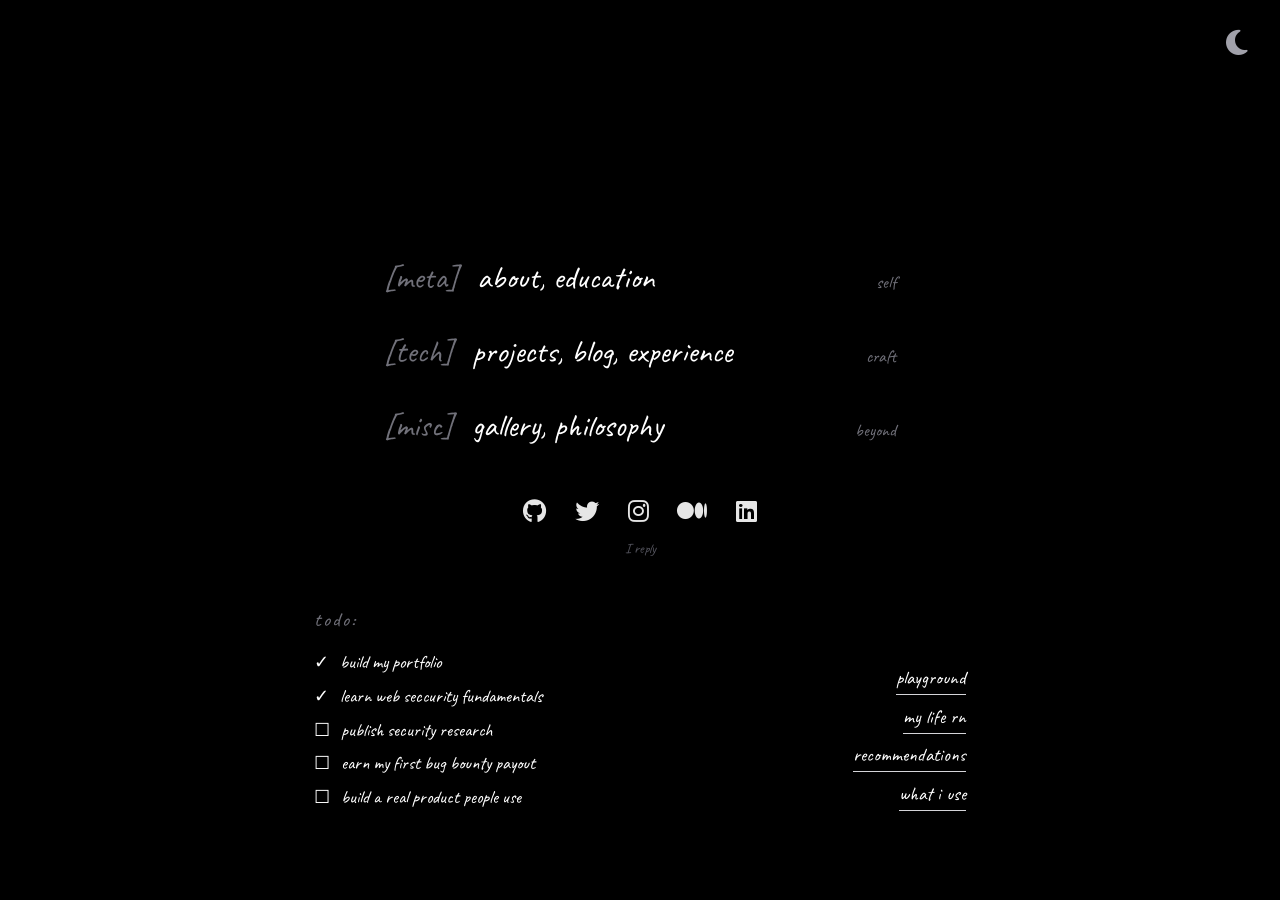
<file: index.html>
<!DOCTYPE html>
<html lang="en">

<head>
    <meta charset="UTF-8">
    <meta name="viewport" content="width=device-width, initial-scale=1.0">
    <link rel="preconnect" href="https://fonts.googleapis.com">
    <link rel="preconnect" href="https://fonts.gstatic.com" crossorigin>
    <title>Vijay Pratap Singh</title>
    <link rel="stylesheet" href="assets/css/style.css">
</head>

<body>
    <div class="top-bar">
        <div class="quote"></div>
        <div class="theme-icon"><i class="fas fa-moon"></i></div>
    </div>

    <div class="hover-preview" id="hoverPreview"></div>

    <div class="main-content">

        <div class="main-groups">

            <div class="group-row">
                <div class="group-left">
                    <span class="group-tag">[meta]</span>
                    <span class="group-links">
                        <a href="about/" class="hover-link" data-hover="who am i ?">about</a>,
                        <a href="education/" class="hover-link" data-hover="what all do i know">education</a>
                    </span>
                </div>
                <div class="group-note">self</div>
            </div>

            <div class="group-row">
                <div class="group-left">
                    <span class="group-tag">[tech]</span>
                    <span class="group-links">
                        <a href="projects/" class="hover-link" data-hover="things i've built">projects</a>,
                        <a href="blog/" class="hover-link" data-hover="thoughts & writing">blog</a>,
                        <a href="experience/" class="hover-link" data-hover="places i've worked">experience</a>
                    </span>
                </div>
                <div class="group-note">craft</div>
            </div>

            <div class="group-row">
                <div class="group-left">
                    <span class="group-tag">[misc]</span>
                    <span class="group-links">
                        <a href="gallery/" class="hover-link" data-hover="moments & visuals">gallery</a>,
                        <a href="philosophy/" class="hover-link" data-hover="my perspective">philosophy</a>
                    </span>
                </div>
                <div class="group-note">beyond</div>
            </div>

        </div>

        <div class="socials">
            <a href="https://github.com/singhvijayp"><i class="fab fa-github"></i></a>
            <a href="https://x.com/brutus0xf"><i class="fab fa-twitter"></i></a>
            <a href="https://instagram.com/singhvijaypr"><i class="fab fa-instagram"></i></a>
            <a href="https://singhvijayp.medium.com"><i class="fab fa-medium"></i></a>
            <a href="https://linkedin.com/in/singhvijayp"><i class="fab fa-linkedin"></i></a>
        </div>

        <div class="reply-text">I reply</div>

    </div>

    <div class="bottom-section">

        <div class="todo-section">

            <div class="section-title">todo:</div>

            <div class="todo-list">
                <div class="todo-item"><span>✓</span><span>build my portfolio</span></div>
                <div class="todo-item"><span>✓</span><span>learn web seccurity fundamentals</span></div>
                <div class="todo-item"><span>☐</span><span>publish security research</span></div>
                <div class="todo-item"><span>☐</span><span>earn my first bug bounty payout</span></div>
                <div class="todo-item"><span>☐</span><span>build a real product people use</span></div>
            </div>

        </div>

        <div class="bottom-links">
            <a href="playground/" class="bottom-link" data-hover="experiments & random stuff">playground</a>
            <a href="my-life-rn/" class="bottom-link" data-hover="what's happening currently">my life rn</a>
            <a href="recommendations/" class="bottom-link" data-hover="things i enjoy">recommendations</a>
            <a href="what-i-use/" class="bottom-link" data-hover="my tools & setup">what i use</a>
        </div>

    </div>

    <script src="assets/js/script.js"></script>

</body>

</html>
</file>
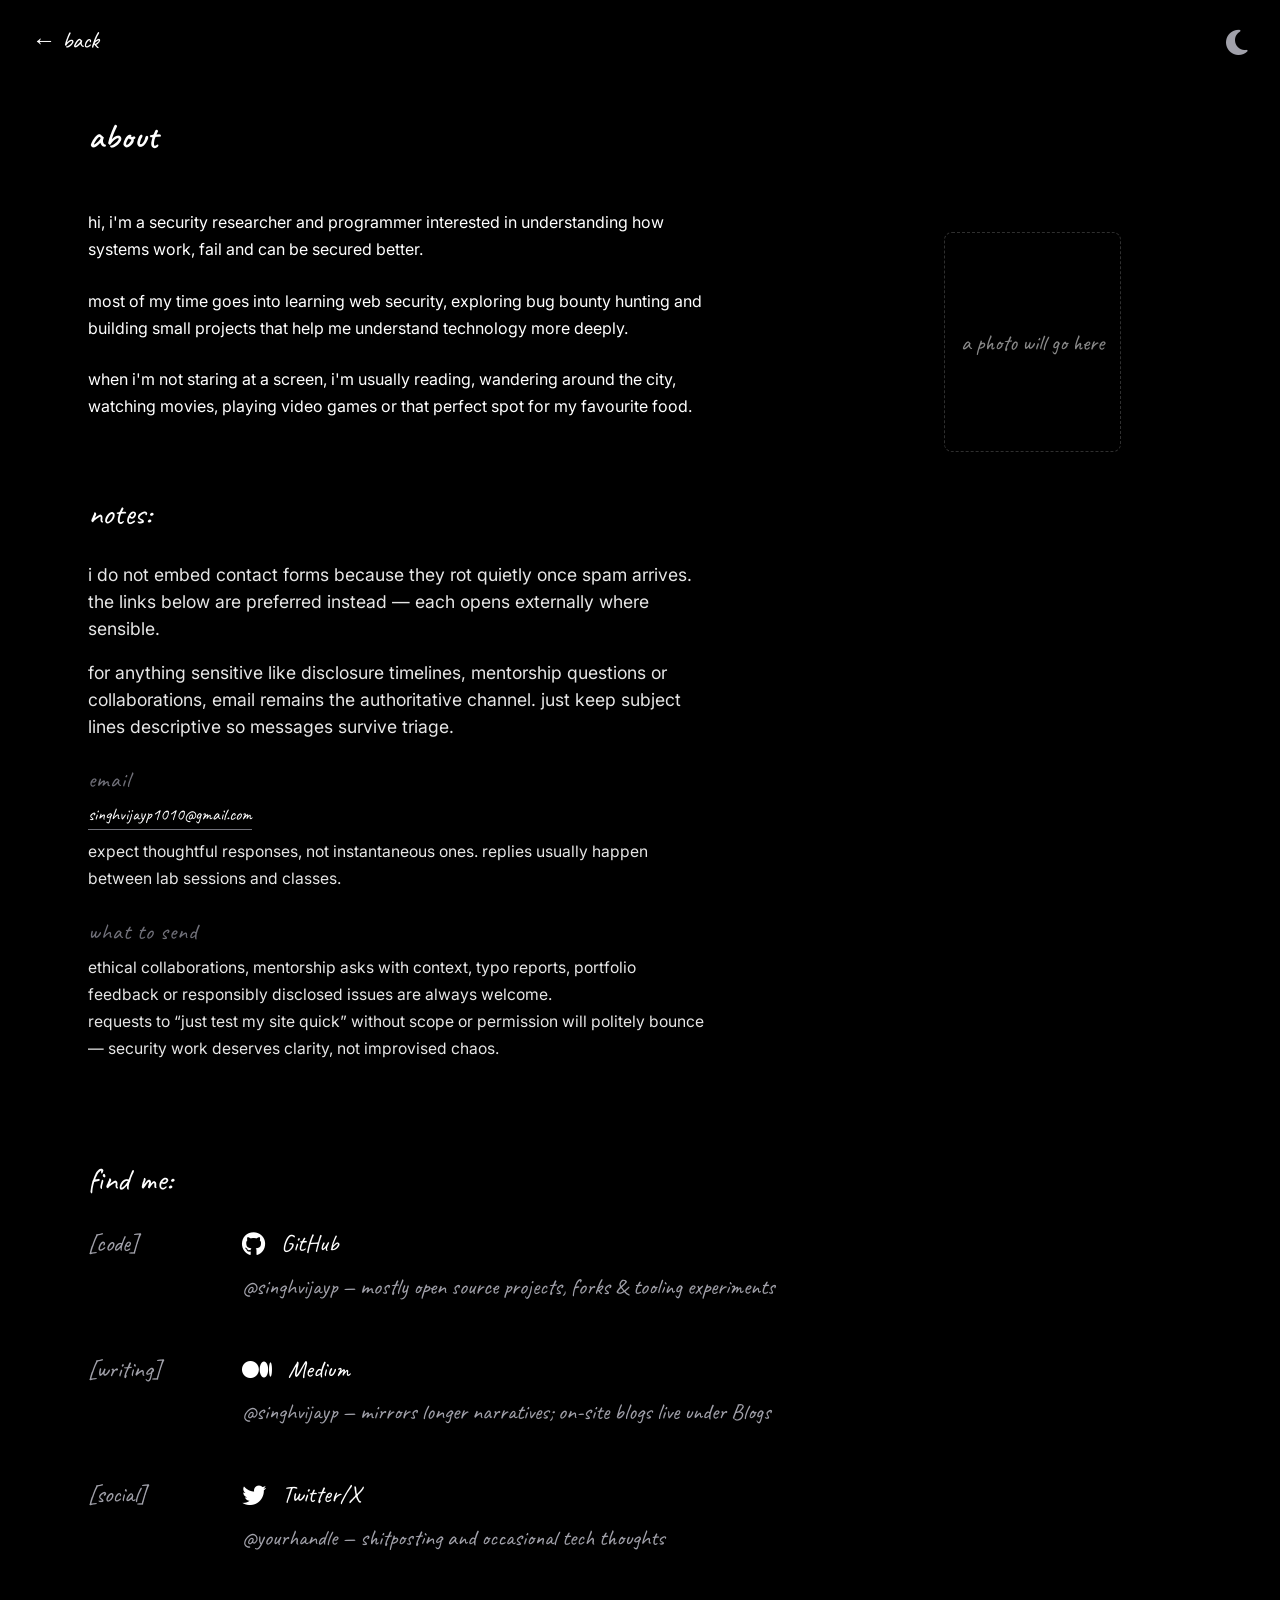
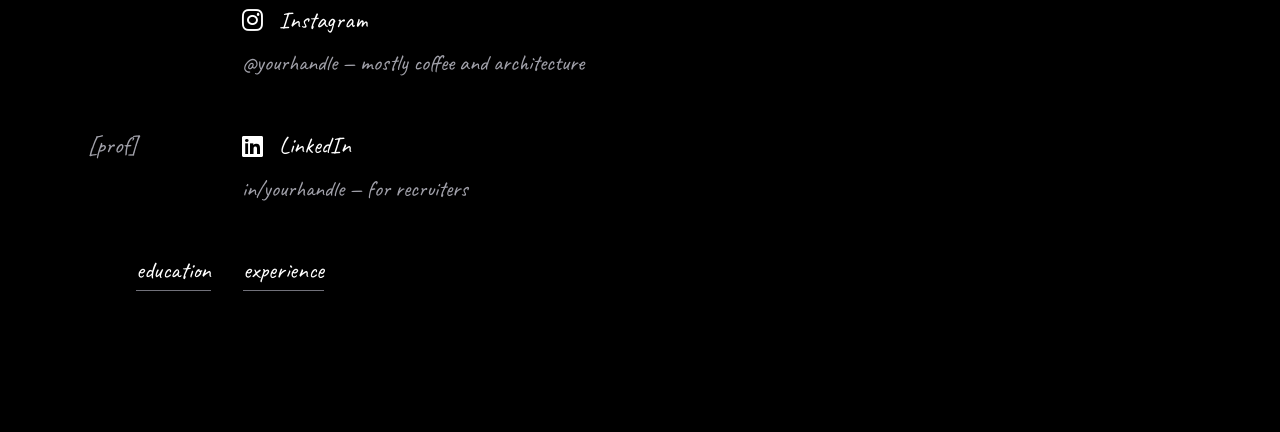
<file: about/index.html>
<!DOCTYPE html>
<html lang="en">

<head>
    <meta charset="UTF-8">
    <meta name="viewport" content="width=device-width, initial-scale=1.0">
    <title>About • Vijay Pratap Singh</title>
    <link rel="stylesheet" href="../assets/css/style.css">
</head>

<body>

    <!-- TOP BAR -->
    <div class="top-bar">
        <a href="../index.html" class="back-link">← back</a>

        <div class="theme-icon">
            <i class="fas fa-moon"></i>
        </div>
    </div>

    <!-- ABOUT WRAPPER -->
    <div class="about-wrapper">

        <!-- LEFT -->
        <div class="about-left">

            <h1 class="about-heading">about</h1>

            <!-- ABOUT TEXT -->
            <div class="about-text">

                <p>
                    hi, i'm a security researcher and programmer interested in understanding how systems
                    work, fail and
                    can be secured better.
                </p>

                <p>
                    most of my time goes into learning web security, exploring bug bounty hunting and building small
                    projects that help me understand technology more deeply.
                </p>

                <p>
                    when i'm not staring at a screen, i'm usually
                    reading, wandering around the city, watching movies, playing video games
                    or that perfect spot for my favourite food.
                </p>

            </div>

            <!-- CONTACT / NOTES -->
            <div class="about-section">

                <div class="section-heading">notes:</div>

                <div class="notes-text">

                    <p>
                        i do not embed contact forms because they rot quietly once spam arrives.
                        the links below are preferred instead — each opens externally where sensible.
                    </p>

                    <p>
                        for anything sensitive like disclosure timelines, mentorship questions or collaborations,
                        email remains the authoritative channel.
                        just keep subject lines descriptive so messages survive triage.
                    </p>

                    <div class="contact-block">

                        <div class="contact-title">email</div>

                        <a href="mailto:singhvijayp1010@gmail.com" class="mail-link">
                            singhvijayp1010@gmail.com
                        </a>

                        <p class="contact-note">
                            expect thoughtful responses, not instantaneous ones.
                            replies usually happen between lab sessions and classes.
                        </p>

                    </div>

                    <div class="contact-block">

                        <div class="contact-title">what to send</div>

                        <p class="contact-note">
                            ethical collaborations, mentorship asks with context,
                            typo reports, portfolio feedback or responsibly disclosed issues are always welcome.
                        </p>

                        <p class="contact-note">
                            requests to “just test my site quick” without scope or permission
                            will politely bounce — security work deserves clarity, not improvised chaos.
                        </p>

                    </div>

                </div>

            </div>

        </div>

        <!-- RIGHT -->
        <div class="about-right">

            <div class="photo-box">
                a photo will go here
            </div>

        </div>

    </div>

    <!-- FIND ME -->
    <div class="find-wrapper">

        <div class="section-heading">find me:</div>

        <div class="find-grid">

            <!-- GITHUB -->
            <div class="find-item">

                <div class="find-label">[code]</div>

                <div class="find-content">

                    <div class="find-top">
                        <i class="fab fa-github"></i>
                        <span>GitHub</span>
                    </div>

                    <div class="find-bottom">
                        @singhvijayp — mostly open source projects, forks & tooling experiments
                    </div>

                </div>

            </div>

            <!-- MEDIUM -->
            <div class="find-item">

                <div class="find-label">[writing]</div>

                <div class="find-content">

                    <div class="find-top">
                        <i class="fab fa-medium"></i>
                        <span>Medium</span>
                    </div>

                    <div class="find-bottom">
                        @singhvijayp — mirrors longer narratives; on-site blogs live under Blogs
                    </div>

                </div>

            </div>

            <!-- TWITTER -->
            <div class="find-item">

                <div class="find-label">[social]</div>

                <div class="find-content">

                    <div class="find-top">
                        <i class="fab fa-twitter"></i>
                        <span>Twitter/X</span>
                    </div>

                    <div class="find-bottom">
                        @yourhandle — shitposting and occasional tech thoughts
                    </div>

                </div>

            </div>

            <!-- INSTAGRAM -->
            <div class="find-item">

                <div class="find-label empty"></div>

                <div class="find-content">

                    <div class="find-top">
                        <i class="fab fa-instagram"></i>
                        <span>Instagram</span>
                    </div>

                    <div class="find-bottom">
                        @yourhandle — mostly coffee and architecture
                    </div>

                </div>

            </div>

            <!-- LINKEDIN -->
            <div class="find-item">

                <div class="find-label">[prof]</div>

                <div class="find-content">

                    <div class="find-top">
                        <i class="fab fa-linkedin"></i>
                        <span>LinkedIn</span>
                    </div>

                    <div class="find-bottom">
                        in/yourhandle — for recruiters
                    </div>

                </div>

            </div>

        </div>

        <!-- QUICK LINKS -->
        <div class="quick-nav">
            <a href="../education/index.html">education</a>
            <a href="../experience/index.html">experience</a>
        </div>

    </div>

    <script src="../assets/js/script.js"></script>

</body>

</html>
</file>
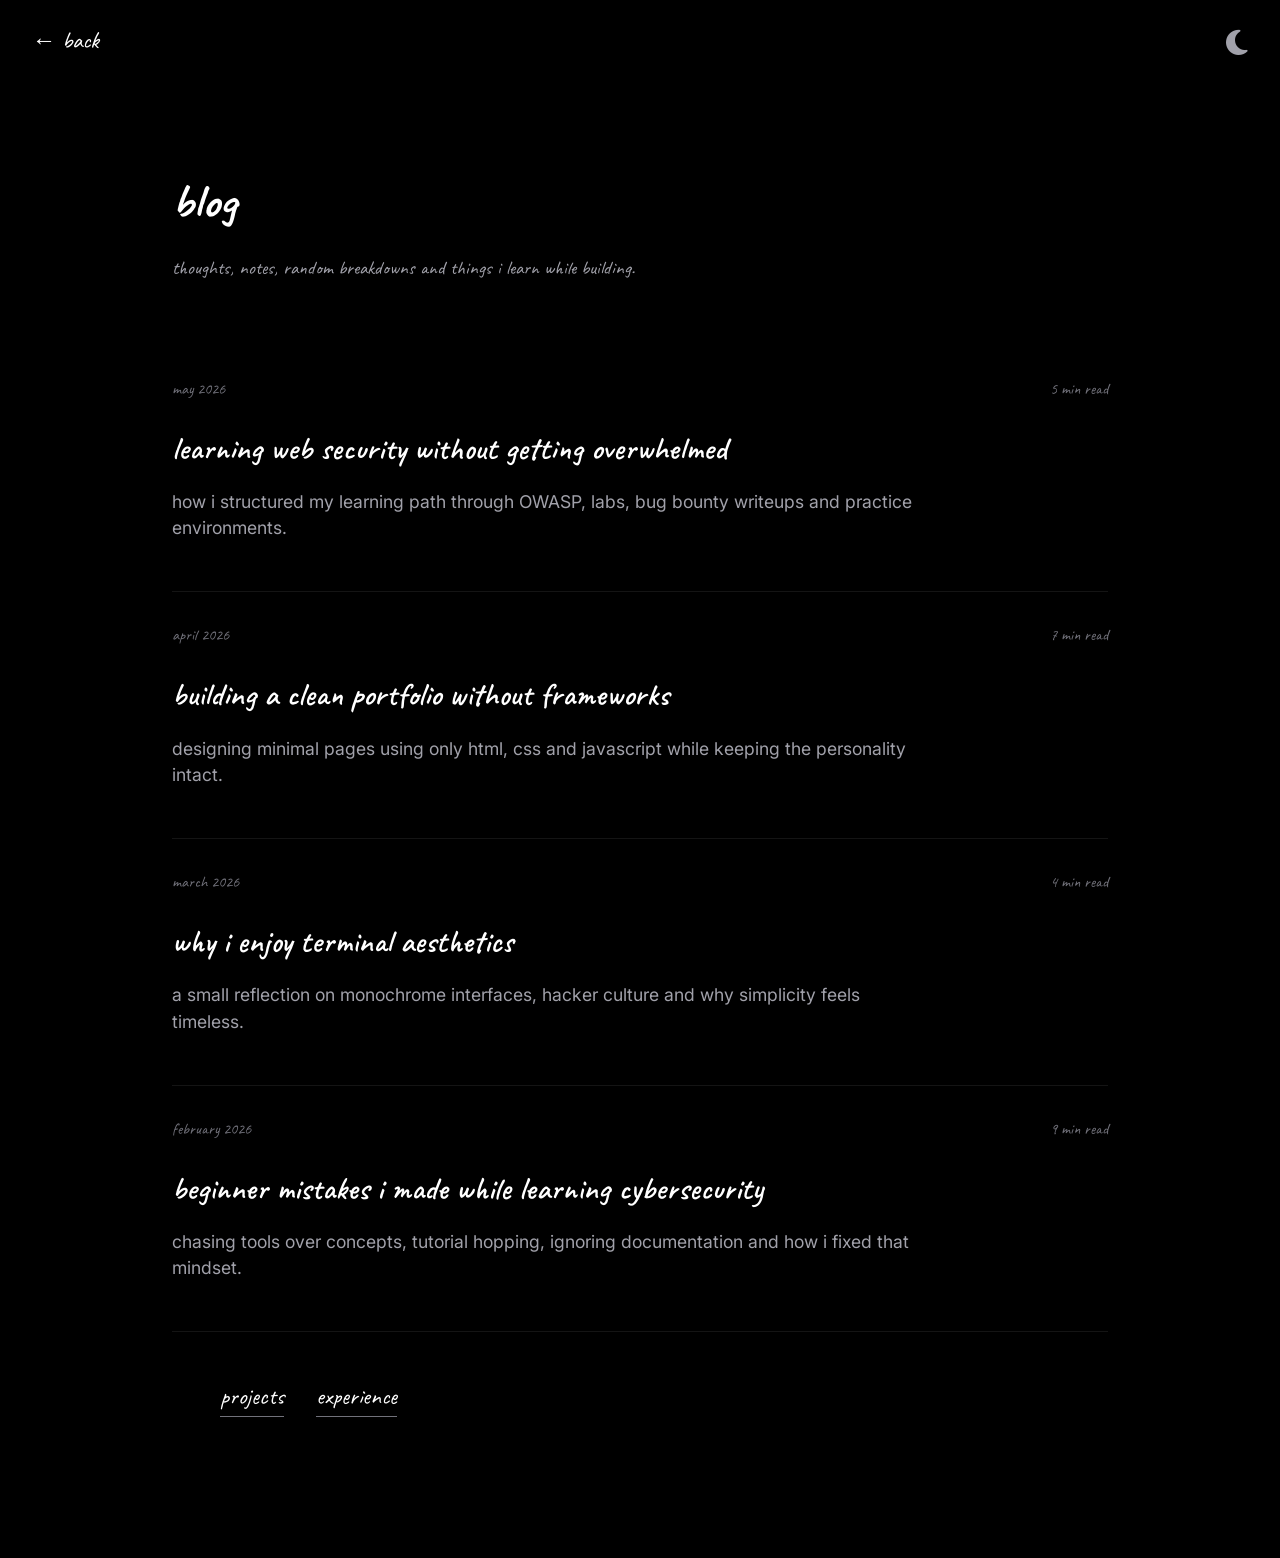
<file: blog/index.html>
<!DOCTYPE html>
<html lang="en">

<head>
    <meta charset="UTF-8">
    <meta name="viewport" content="width=device-width, initial-scale=1.0">
    <title>Blog • Vijay Pratap Singh</title>
    <link rel="stylesheet" href="../assets/css/style.css">
</head>

<body>

    <!-- TOP BAR -->
    <div class="top-bar">
        <a href="../index.html" class="back-link">← back</a>

        <div class="theme-icon">
            <i class="fas fa-moon"></i>
        </div>
    </div>

    <!-- BLOG WRAPPER -->
    <div class="blog-wrapper">

        <!-- TITLE -->
        <div class="blog-header">
            <h1>blog</h1>
            <p>
                thoughts, notes, random breakdowns and things i learn while building.
            </p>
        </div>

        <!-- BLOG LIST -->
        <div class="blog-list">

            <!-- BLOG ITEM -->
            <a href="learn web security/index.html" class="blog-card">

                <div class="blog-top">
                    <span class="blog-date">may 2026</span>
                    <span class="blog-read">5 min read</span>
                </div>

                <h2>
                    learning web security without getting overwhelmed
                </h2>

                <p>
                    how i structured my learning path through OWASP,
                    labs, bug bounty writeups and practice environments.
                </p>

            </a>

            <!-- BLOG ITEM -->
            <a href="#" class="blog-card">

                <div class="blog-top">
                    <span class="blog-date">april 2026</span>
                    <span class="blog-read">7 min read</span>
                </div>

                <h2>
                    building a clean portfolio without frameworks
                </h2>

                <p>
                    designing minimal pages using only html, css and
                    javascript while keeping the personality intact.
                </p>

            </a>

            <!-- BLOG ITEM -->
            <a href="#" class="blog-card">

                <div class="blog-top">
                    <span class="blog-date">march 2026</span>
                    <span class="blog-read">4 min read</span>
                </div>

                <h2>
                    why i enjoy terminal aesthetics
                </h2>

                <p>
                    a small reflection on monochrome interfaces,
                    hacker culture and why simplicity feels timeless.
                </p>

            </a>

            <!-- BLOG ITEM -->
            <a href="#" class="blog-card">

                <div class="blog-top">
                    <span class="blog-date">february 2026</span>
                    <span class="blog-read">9 min read</span>
                </div>

                <h2>
                    beginner mistakes i made while learning cybersecurity
                </h2>

                <p>
                    chasing tools over concepts, tutorial hopping,
                    ignoring documentation and how i fixed that mindset.
                </p>

            </a>

        </div>

        <!-- QUICK LINKS -->
        <div class="quick-nav">
            <a href="../projects/index.html">projects</a>
            <a href="../experience/index.html">experience</a>
        </div>

    </div>

    <script src="../assets/js/script.js"></script>

</body>

</html>
</file>
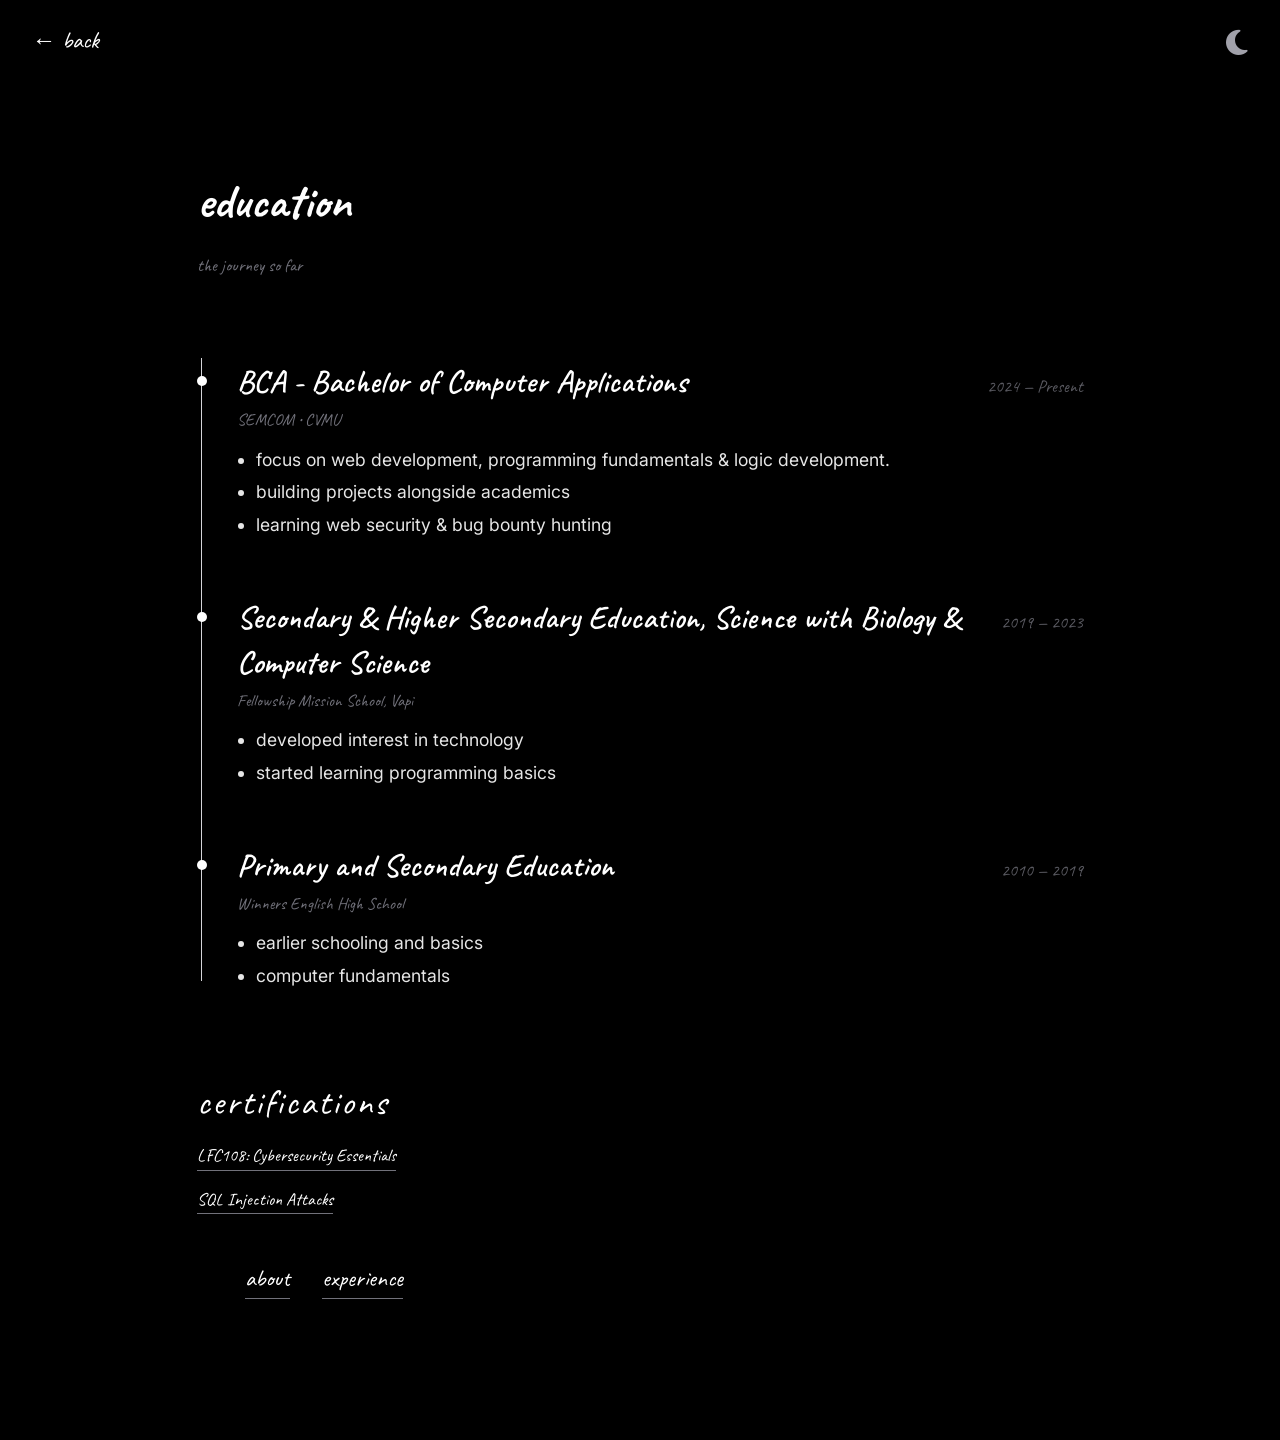
<file: education/index.html>
<!DOCTYPE html>
<html lang="en">

<head>
    <meta charset="UTF-8">
    <meta name="viewport" content="width=device-width, initial-scale=1.0">
    <title>Education • Vijay Pratap Singh</title>
    <link rel="stylesheet" href="../assets/css/style.css">
</head>

<body>

    <!-- TOP BAR -->
    <div class="top-bar">
        <a href="../index.html" class="back-link">← back</a>
        <div class="theme-icon">
            <i class="fas fa-moon"></i>
        </div>
    </div>

    <!-- MAIN -->
    <div class="education-wrapper">

        <h1 class="education-heading">education</h1>

        <p class="education-sub">
            the journey so far
        </p>

        <!-- JOURNEY -->
        <div class="journey">

            <!-- ITEM -->
            <div class="journey-item">

                <div class="journey-dot"></div>

                <div class="journey-content">

                    <!-- TOP -->
                    <div class="journey-top">

                        <h2>
                            BCA - Bachelor of Computer Applications
                        </h2>

                        <span class="journey-years">
                            2024 — Present
                        </span>

                    </div>

                    <!-- PLACE -->
                    <div class="journey-place">
                        SEMCOM • CVMU
                    </div>

                    <!-- DETAILS -->
                    <ul>
                        <li>focus on web development, programming fundamentals & logic development.</li>
                        <li>building projects alongside academics</li>
                        <li>learning web security & bug bounty hunting</li>
                    </ul>

                </div>

            </div>

            <!-- ITEM -->
            <div class="journey-item">

                <div class="journey-dot"></div>

                <div class="journey-content">

                    <div class="journey-top">

                        <h2>
                            Secondary & Higher Secondary Education, Science with Biology & Computer Science
                        </h2>

                        <span class="journey-years">
                            2019 — 2023
                        </span>

                    </div>

                    <div class="journey-place">
                        Fellowship Mission School, Vapi
                    </div>

                    <ul>
                        <li>developed interest in technology</li>
                        <li>started learning programming basics</li>
                    </ul>

                </div>

            </div>

            <!-- ITEM -->
            <div class="journey-item">

                <div class="journey-dot"></div>

                <div class="journey-content">

                    <div class="journey-top">

                        <h2>
                            Primary and Secondary Education
                        </h2>

                        <span class="journey-years">
                            2010 — 2019
                        </span>

                    </div>

                    <div class="journey-place">
                        Winners English High School
                    </div>

                    <ul>
                        <li>earlier schooling and basics</li>
                        <li>computer fundamentals</li>
                    </ul>

                </div>

            </div>

        </div>

        <!-- CERTIFICATIONS -->
        <div class="certifications">

            <div class="cert-title">
                certifications
            </div>

            <!-- text cert -->
            <a href="https://www.credly.com/badges/41ac1178-f50f-4892-9bfb-5ad8242f2d4a/public_url" class="cert-link">
                LFC108: Cybersecurity Essentials
            </a>

            <a href="https://codered.eccouncil.org/certificate/6524dfed-0a76-40be-ad51-ef249c4198b9?logged=true"
                class="cert-link">
                SQL Injection Attacks
            </a>

            <!-- <div class="cert-image-box">

                <img src="../assets/images/cert.jpg" alt="certificate">

            </div> -->

        </div>

        <!-- QUICK LINKS -->
        <div class="quick-nav">

            <a href="../about/index.html">
                about
            </a>

            <a href="../experience/index.html">
                experience
            </a>

        </div>

    </div>

    <script src="../assets/js/script.js"></script>

</body>

</html>
</file>
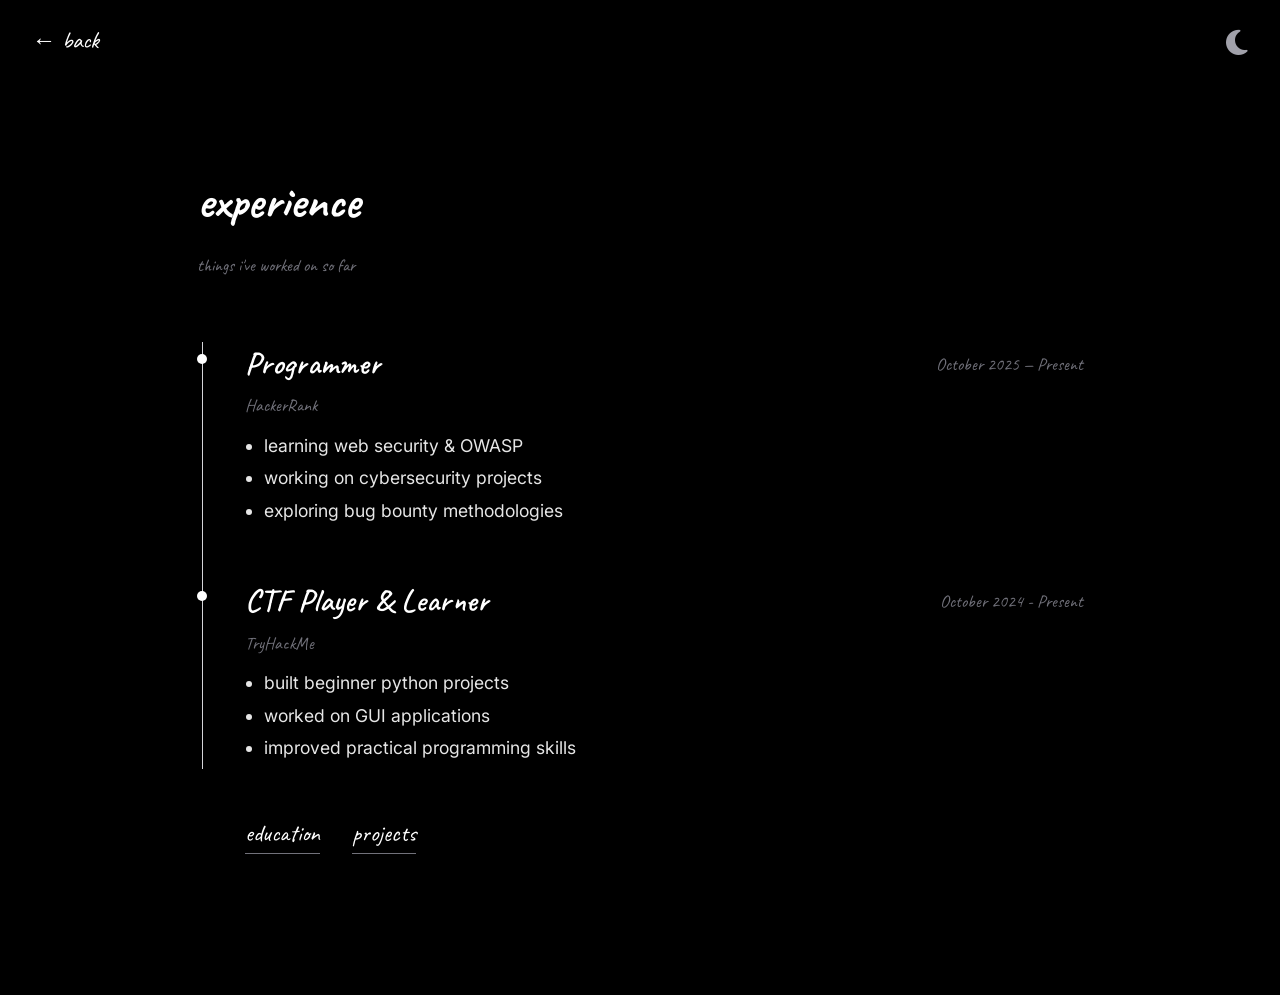
<file: experience/index.html>
<!DOCTYPE html>
<html lang="en">

<head>
    <meta charset="UTF-8">
    <meta name="viewport" content="width=device-width, initial-scale=1.0">
    <title>Experience • Vijay Pratap Singh</title>
    <link rel="stylesheet" href="../assets/css/style.css">
</head>

<body>

    <!-- TOP -->
    <div class="top-bar">
        <a href="../index.html" class="back-link">← back</a>

        <div class="theme-icon">
            <i class="fas fa-moon"></i>
        </div>
    </div>

    <!-- WRAPPER -->
    <div class="experience-wrapper">

        <h1 class="experience-heading">
            experience
        </h1>

        <p class="experience-sub">
            things i've worked on so far
        </p>

        <!-- TIMELINE -->
        <div class="experience-timeline">

            <!-- ITEM -->
            <div class="experience-item">

                <div class="experience-dot"></div>

                <div class="experience-content">

                    <!-- top row -->
                    <div class="experience-top">

                        <h2>
                            Programmer
                        </h2>

                        <span class="experience-years">
                            October 2025 — Present
                        </span>

                    </div>

                    <!-- company -->
                    <div class="experience-company">
                        HackerRank
                    </div>

                    <!-- desc -->
                    <ul class="experience-list">
                        <li>learning web security & OWASP</li>
                        <li>working on cybersecurity projects</li>
                        <li>exploring bug bounty methodologies</li>
                    </ul>

                </div>

            </div>

            <!-- ITEM -->
            <div class="experience-item">

                <div class="experience-dot"></div>

                <div class="experience-content">

                    <div class="experience-top">

                        <h2>
                            CTF Player & Learner
                        </h2>

                        <span class="experience-years">
                            October 2024 - Present
                        </span>

                    </div>

                    <div class="experience-company">
                        TryHackMe
                    </div>

                    <ul class="experience-list">
                        <li>built beginner python projects</li>
                        <li>worked on GUI applications</li>
                        <li>improved practical programming skills</li>
                    </ul>

                </div>

            </div>

        </div>

        <!-- QUICK LINKS -->
        <div class="quick-nav">

            <a href="../education/index.html">
                education
            </a>

            <a href="../projects/index.html">
                projects
            </a>

        </div>

    </div>

    <script src="../assets/js/script.js"></script>

</body>

</html>
</file>
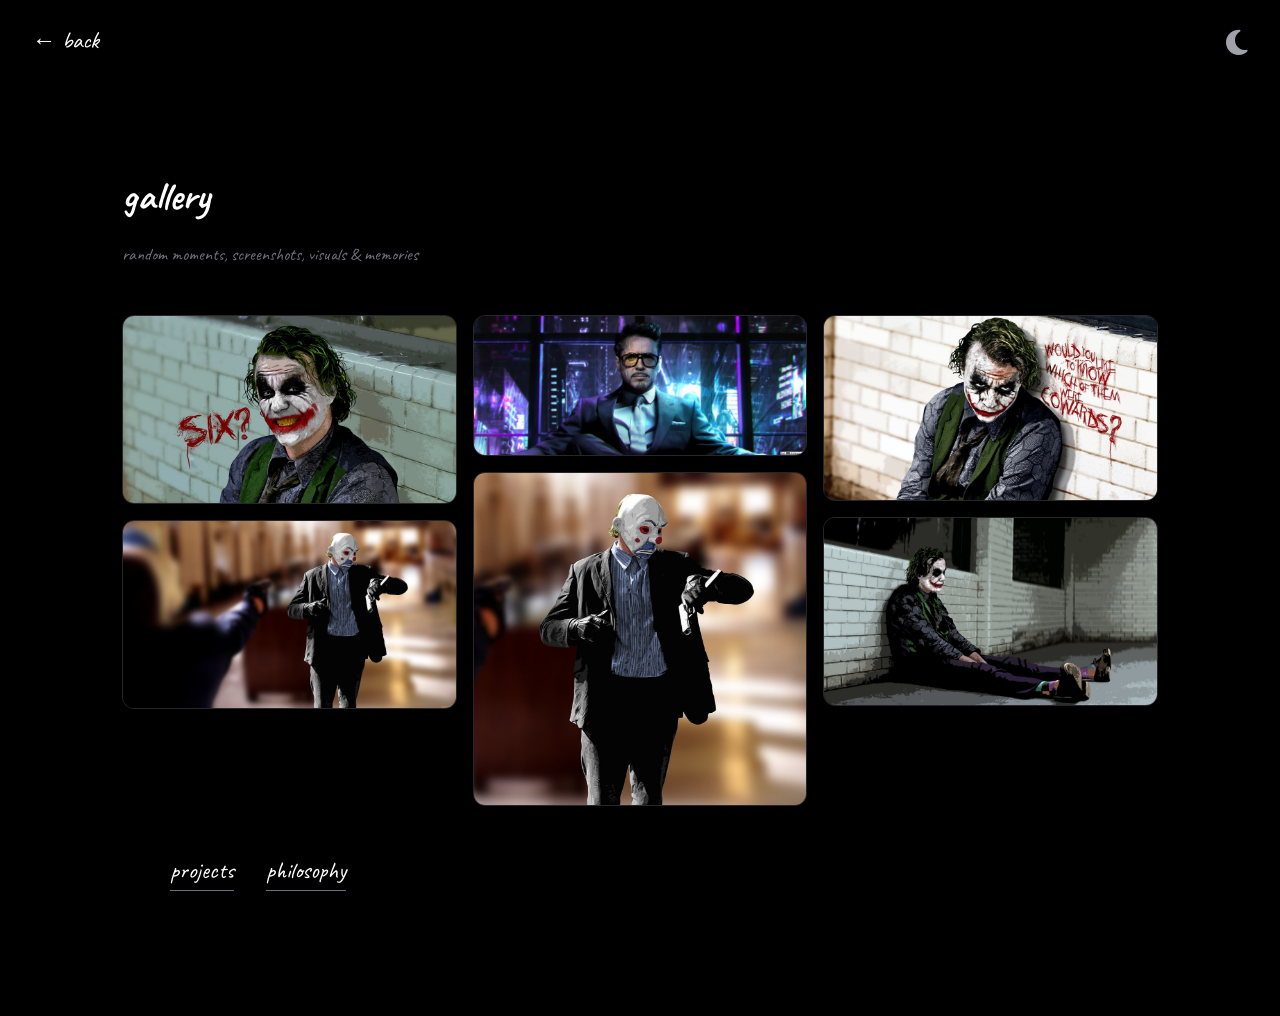
<file: gallery/index.html>
<!DOCTYPE html>
<html lang="en">

<head>
    <meta charset="UTF-8">
    <meta name="viewport" content="width=device-width, initial-scale=1.0">
    <title>Gallery • Vijay Pratap Singh</title>
    <link rel="stylesheet" href="../assets/css/style.css">
</head>

<body>

    <!-- TOP BAR -->
    <div class="top-bar">
        <a href="../index.html" class="back-link">← back</a>
        <div class="theme-icon"><i class="fas fa-moon"></i></div>
    </div>

    <!-- PAGE -->
    <div class="page-wrapper">

        <h1 class="page-heading">gallery</h1>

        <p class="page-subtext">
            random moments, screenshots, visuals & memories
        </p>

        <!-- GALLERY -->
        <div class="gallery-grid">

            <div class="gallery-item">
                <img src="../assets/images/pic1.jpg" alt="">
                <div class="gallery-overlay">
                    late night coding session
                </div>
            </div>

            <div class="gallery-item tall">
                <img src="../assets/images/pic2.jpg" alt="">
                <div class="gallery-overlay">
                    cyberpunk vibes
                </div>
            </div>

            <div class="gallery-item wide">
                <img src="../assets/images/pic3.jpg" alt="">
                <div class="gallery-overlay">
                    random city capture
                </div>
            </div>

            <div class="gallery-item">
                <img src="../assets/images/pic4.jpg" alt="">
                <div class="gallery-overlay">
                    terminal aesthetics
                </div>
            </div>

            <div class="gallery-item tall">
                <img src="../assets/images/pic5.jpg" alt="">
                <div class="gallery-overlay">
                    peaceful evening
                </div>
            </div>

            <div class="gallery-item">
                <img src="../assets/images/pic6.jpg" alt="">
                <div class="gallery-overlay">
                    workspace setup
                </div>
            </div>

        </div>

        <!-- QUICK LINKS -->
        <div class="quick-nav">
            <a href="../projects/index.html">projects</a>
            <a href="../philosophy/index.html">philosophy</a>
        </div>

    </div>

    <script src="../assets/js/script.js"></script>

</body>

</html>
</file>
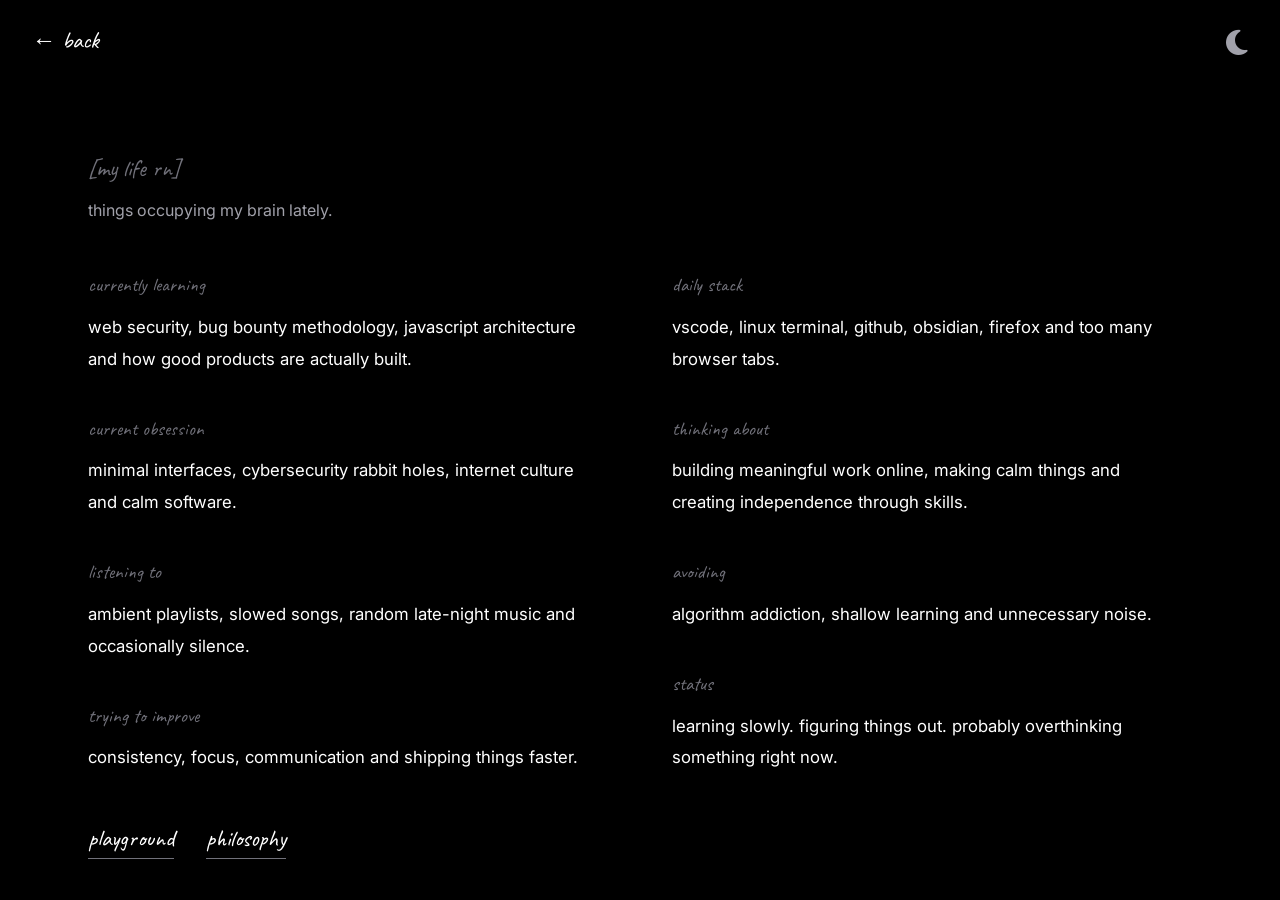
<file: my-life-rn/index.html>
<!DOCTYPE html>
<html lang="en">

<head>
    <meta charset="UTF-8">
    <meta name="viewport" content="width=device-width, initial-scale=1.0">
    <title>My Life rn</title>
    <link rel="stylesheet" href="../assets/css/style.css">
</head>

<body>

    <!-- TOP -->
    <div class="top-bar">
        <a href="../index.html" class="back-link">← back</a>

        <div class="theme-icon">
            <i class="fas fa-moon"></i>
        </div>
    </div>

    <!-- HEADER -->
    <div class="life-header">

        <div class="life-tag">
            [my life rn]
        </div>

        <div class="life-subtitle">
            things occupying my brain lately.
        </div>

    </div>

    <!-- MAIN -->
    <div class="life-wrapper">

        <!-- LEFT COLUMN -->
        <div class="life-column">

            <div class="life-section">

                <div class="life-label">
                    currently learning
                </div>

                <div class="life-content">
                    web security, bug bounty methodology,
                    javascript architecture and how good products are actually built.
                </div>

            </div>

            <div class="life-section">

                <div class="life-label">
                    current obsession
                </div>

                <div class="life-content">
                    minimal interfaces, cybersecurity rabbit holes,
                    internet culture and calm software.
                </div>

            </div>

            <div class="life-section">

                <div class="life-label">
                    listening to
                </div>

                <div class="life-content">
                    ambient playlists, slowed songs,
                    random late-night music and occasionally silence.
                </div>

            </div>

            <div class="life-section">

                <div class="life-label">
                    trying to improve
                </div>

                <div class="life-content">
                    consistency, focus,
                    communication and shipping things faster.
                </div>

            </div>

        </div>

        <!-- RIGHT COLUMN -->
        <div class="life-column">

            <div class="life-section">

                <div class="life-label">
                    daily stack
                </div>

                <div class="life-content">
                    vscode, linux terminal, github,
                    obsidian, firefox and too many browser tabs.
                </div>

            </div>

            <div class="life-section">

                <div class="life-label">
                    thinking about
                </div>

                <div class="life-content">
                    building meaningful work online,
                    making calm things and creating independence through skills.
                </div>

            </div>

            <div class="life-section">

                <div class="life-label">
                    avoiding
                </div>

                <div class="life-content">
                    algorithm addiction,
                    shallow learning and unnecessary noise.
                </div>

            </div>

            <div class="life-section">

                <div class="life-label">
                    status
                </div>

                <div class="life-content">
                    learning slowly.
                    figuring things out.
                    probably overthinking something right now.
                </div>

            </div>

        </div>

    </div>

    <!-- QUICK LINKS -->
    <div class="quick-nav">
        <a href="../playground/index.html">playground</a>
        <a href="../philosophy/index.html">philosophy</a>
    </div>

    <script src="../assets/js/script.js"></script>

</body>

</html>
</file>
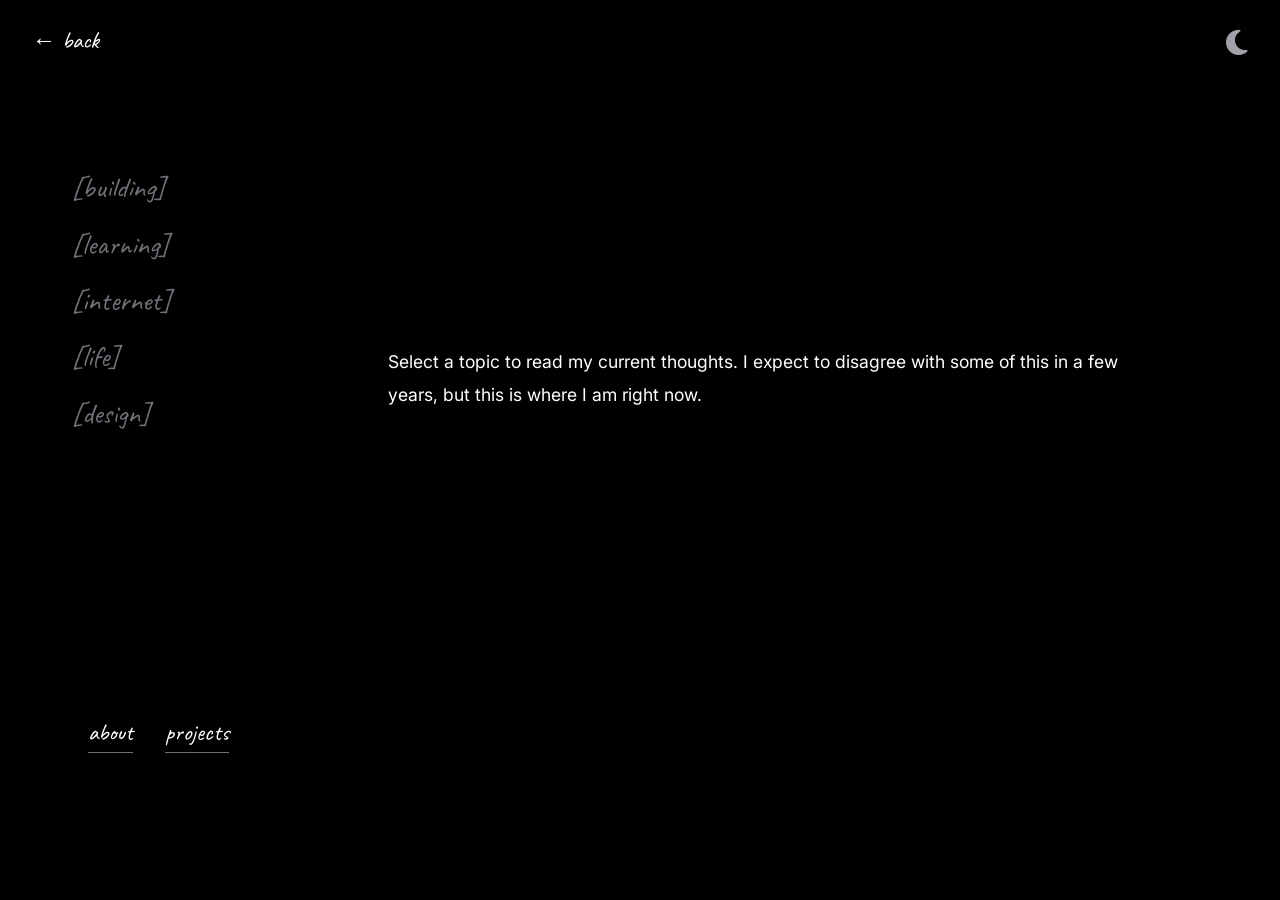
<file: philosophy/index.html>
<!DOCTYPE html>
<html lang="en">

<head>
    <meta charset="UTF-8">
    <meta name="viewport" content="width=device-width, initial-scale=1.0">
    <title>Philosophy • Vijay Pratap Singh</title>
    <link rel="stylesheet" href="../assets/css/style.css">
</head>

<body>

    <!-- TOP -->
    <div class="top-bar">
        <a href="../index.html" class="back-link">← back</a>

        <div class="theme-icon">
            <i class="fas fa-moon"></i>
        </div>
    </div>

    <!-- WRAPPER -->
    <div class="philosophy-layout">

        <!-- LEFT LABELS -->
        <div class="philosophy-sidebar">

            <span class="philosophy-link" data-title="building"
                data-text="good software should feel invisible. the interface disappears and only intent remains.">
                [building]
            </span>

            <span class="philosophy-link" data-title="learning"
                data-text="depth matters more than speed. understanding something slowly is still understanding.">
                [learning]
            </span>

            <span class="philosophy-link" data-title="internet"
                data-text="the internet rewards noise but meaningful work usually happens quietly.">
                [internet]
            </span>

            <span class="philosophy-link" data-title="life"
                data-text="most people need less information and more uninterrupted time.">
                [life]
            </span>

            <span class="philosophy-link" data-title="design"
                data-text="simplicity is difficult because clarity requires thought.">
                [design]
            </span>

        </div>

        <!-- RIGHT CONTENT -->
        <div class="philosophy-content">

            <div class="philosophy-text" id="philosophyText">
                Select a topic to read my current thoughts.
                I expect to disagree with some of this in a few years,
                but this is where I am right now.
            </div>

        </div>

    </div>

    <div class="quick-nav">
        <a href="../about/index.html">about</a>
        <a href="../projects/index.html">projects</a>
    </div>

    <script src="../assets/js/script.js"></script>

    <script>

        const philosophyLinks = document.querySelectorAll('.philosophy-link');

        const philosophyText = document.getElementById('philosophyText');

        philosophyLinks.forEach(link => {

            link.addEventListener('click', () => {

                philosophyLinks.forEach(l => l.classList.remove('active'));

                link.classList.add('active');

                philosophyText.style.opacity = "0";

                setTimeout(() => {

                    philosophyText.textContent = link.dataset.text;

                    philosophyText.style.opacity = "1";

                }, 150);

            });

        });

    </script>

</body>

</html>
</file>
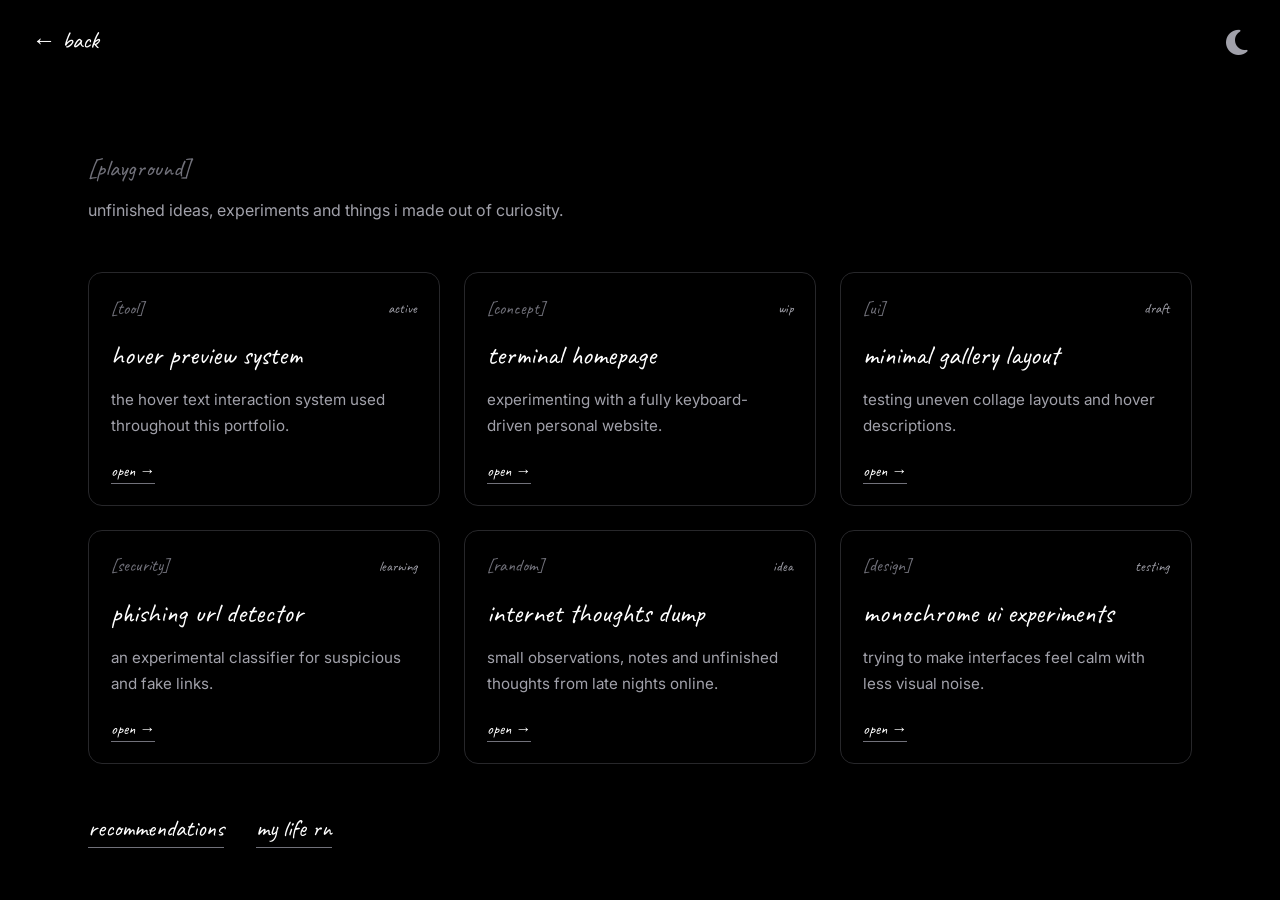
<file: playground/index.html>
<!DOCTYPE html>
<html lang="en">

<head>
    <meta charset="UTF-8">
    <meta name="viewport" content="width=device-width, initial-scale=1.0">
    <title>Playground</title>
    <link rel="stylesheet" href="../assets/css/style.css">
</head>

<body>

    <!-- TOP -->
    <div class="top-bar">
        <a href="../index.html" class="back-link">← back</a>

        <div class="theme-icon">
            <i class="fas fa-moon"></i>
        </div>
    </div>

    <!-- TITLE -->
    <div class="playground-header">

        <div class="playground-tag">
            [playground]
        </div>

        <div class="playground-subtitle">
            unfinished ideas, experiments and things i made out of curiosity.
        </div>

    </div>

    <!-- GRID -->
    <div class="playground-grid">

        <!-- CARD -->
        <div class="play-card">

            <div class="play-card-top">
                <span class="play-label">[tool]</span>
                <span class="play-status">active</span>
            </div>

            <div class="play-title">
                hover preview system
            </div>

            <div class="play-desc">
                the hover text interaction system used throughout this portfolio.
            </div>

            <a href="#" class="play-link">
                open →
            </a>

        </div>

        <!-- CARD -->
        <div class="play-card">

            <div class="play-card-top">
                <span class="play-label">[concept]</span>
                <span class="play-status">wip</span>
            </div>

            <div class="play-title">
                terminal homepage
            </div>

            <div class="play-desc">
                experimenting with a fully keyboard-driven personal website.
            </div>

            <a href="#" class="play-link">
                open →
            </a>

        </div>

        <!-- CARD -->
        <div class="play-card">

            <div class="play-card-top">
                <span class="play-label">[ui]</span>
                <span class="play-status">draft</span>
            </div>

            <div class="play-title">
                minimal gallery layout
            </div>

            <div class="play-desc">
                testing uneven collage layouts and hover descriptions.
            </div>

            <a href="#" class="play-link">
                open →
            </a>

        </div>

        <!-- CARD -->
        <div class="play-card">

            <div class="play-card-top">
                <span class="play-label">[security]</span>
                <span class="play-status">learning</span>
            </div>

            <div class="play-title">
                phishing url detector
            </div>

            <div class="play-desc">
                an experimental classifier for suspicious and fake links.
            </div>

            <a href="#" class="play-link">
                open →
            </a>

        </div>

        <!-- CARD -->
        <div class="play-card">

            <div class="play-card-top">
                <span class="play-label">[random]</span>
                <span class="play-status">idea</span>
            </div>

            <div class="play-title">
                internet thoughts dump
            </div>

            <div class="play-desc">
                small observations, notes and unfinished thoughts from late nights online.
            </div>

            <a href="#" class="play-link">
                open →
            </a>

        </div>

        <!-- CARD -->
        <div class="play-card">

            <div class="play-card-top">
                <span class="play-label">[design]</span>
                <span class="play-status">testing</span>
            </div>

            <div class="play-title">
                monochrome ui experiments
            </div>

            <div class="play-desc">
                trying to make interfaces feel calm with less visual noise.
            </div>

            <a href="#" class="play-link">
                open →
            </a>

        </div>

    </div>

    <!-- QUICK LINKS -->
    <div class="quick-nav">
        <a href="../recommendations/index.html">recommendations</a>
        <a href="../my-life-rn/index.html">my life rn</a>
    </div>

    <script src="../assets/js/script.js"></script>

</body>

</html>
</file>
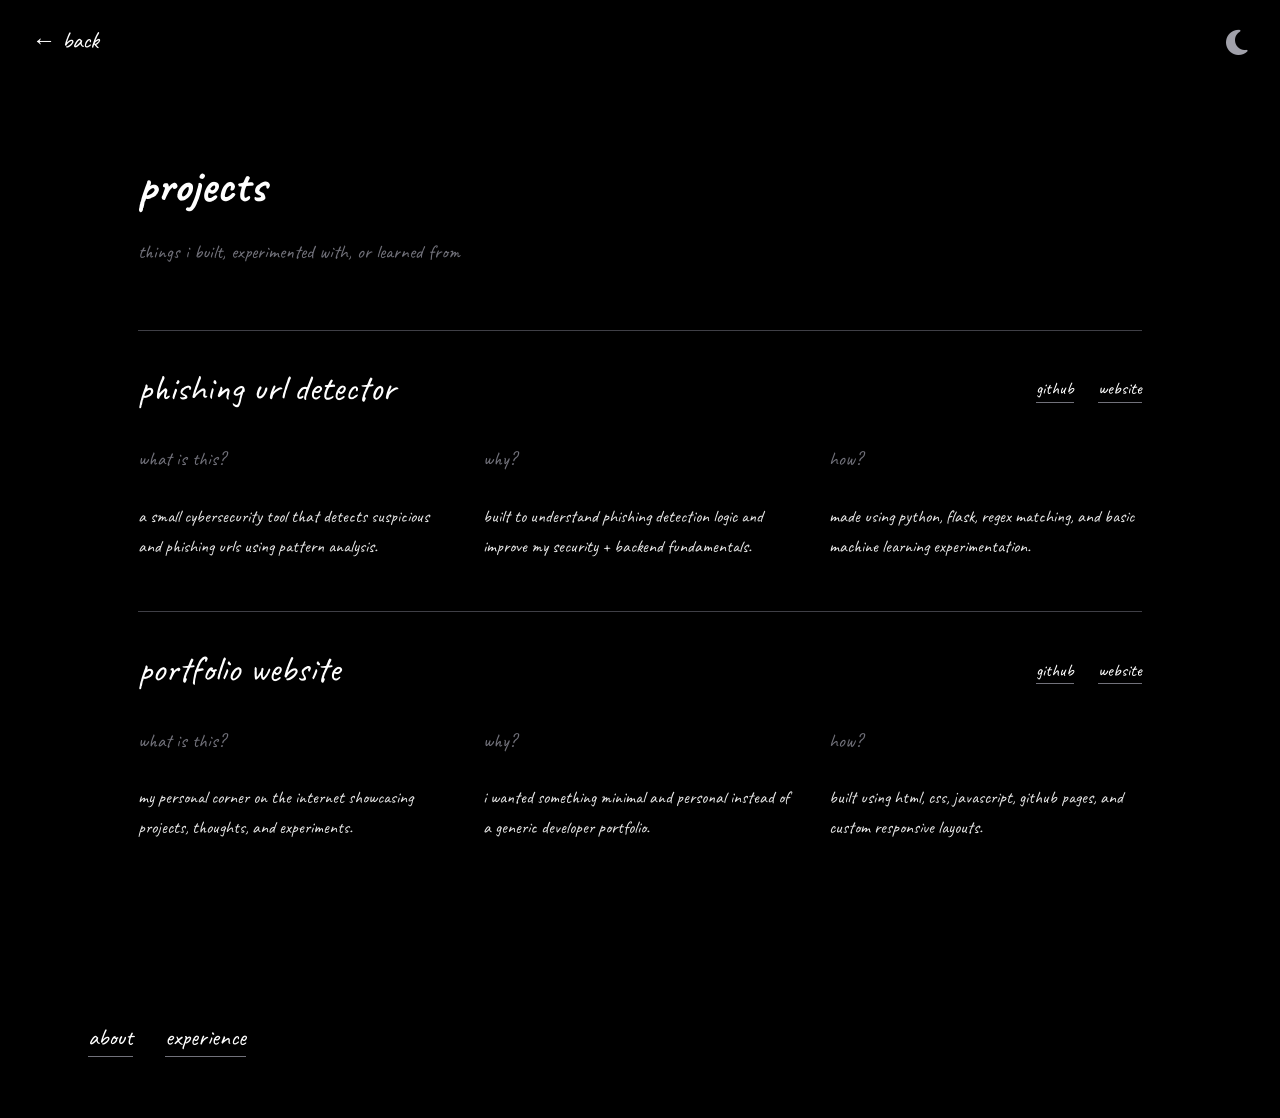
<file: projects/index.html>
<!DOCTYPE html>
<html lang="en">

<head>
    <meta charset="UTF-8">
    <meta name="viewport" content="width=device-width, initial-scale=1.0">
    <title>Projects • Vijay Pratap Singh</title>
    <link rel="stylesheet" href="../assets/css/style.css">
</head>

<body>

    <!-- TOP BAR -->
    <div class="top-bar">
        <a href="../index.html" class="back-link">← back</a>
        <div class="theme-icon"><i class="fas fa-moon"></i></div>
    </div>

    <!-- PROJECTS WRAPPER -->
    <div class="projects-wrapper">

        <!-- TITLE -->
        <div class="projects-heading">
            <h1>projects</h1>
            <p>things i built, experimented with, or learned from</p>
        </div>

        <!-- PROJECT 1 -->
        <div class="project-card">

            <div class="project-top">

                <div class="project-title">
                    phishing url detector
                </div>

                <div class="project-links">
                    <a href="#">github</a>
                    <a href="#">website</a>
                </div>

            </div>

            <div class="project-grid">

                <div class="project-question">
                    <span>what is this?</span>
                    <p>
                        a small cybersecurity tool that detects suspicious and phishing urls using pattern analysis.
                    </p>
                </div>

                <div class="project-question">
                    <span>why?</span>
                    <p>
                        built to understand phishing detection logic and improve my security + backend fundamentals.
                    </p>
                </div>

                <div class="project-question">
                    <span>how?</span>
                    <p>
                        made using python, flask, regex matching, and basic machine learning experimentation.
                    </p>
                </div>

            </div>

        </div>

        <!-- PROJECT 2 -->
        <div class="project-card">

            <div class="project-top">

                <div class="project-title">
                    portfolio website
                </div>

                <div class="project-links">
                    <a href="#">github</a>
                    <a href="#">website</a>
                </div>

            </div>

            <div class="project-grid">

                <div class="project-question">
                    <span>what is this?</span>
                    <p>
                        my personal corner on the internet showcasing projects, thoughts, and experiments.
                    </p>
                </div>

                <div class="project-question">
                    <span>why?</span>
                    <p>
                        i wanted something minimal and personal instead of a generic developer portfolio.
                    </p>
                </div>

                <div class="project-question">
                    <span>how?</span>
                    <p>
                        built using html, css, javascript, github pages, and custom responsive layouts.
                    </p>
                </div>

            </div>

        </div>

    </div>

    <div class="quick-nav">
        <a href="../about/index.html">about</a>
        <a href="../experience/index.html">experience</a>
    </div>

    <script src="../assets/js/script.js"></script>

</body>

</html>
</file>
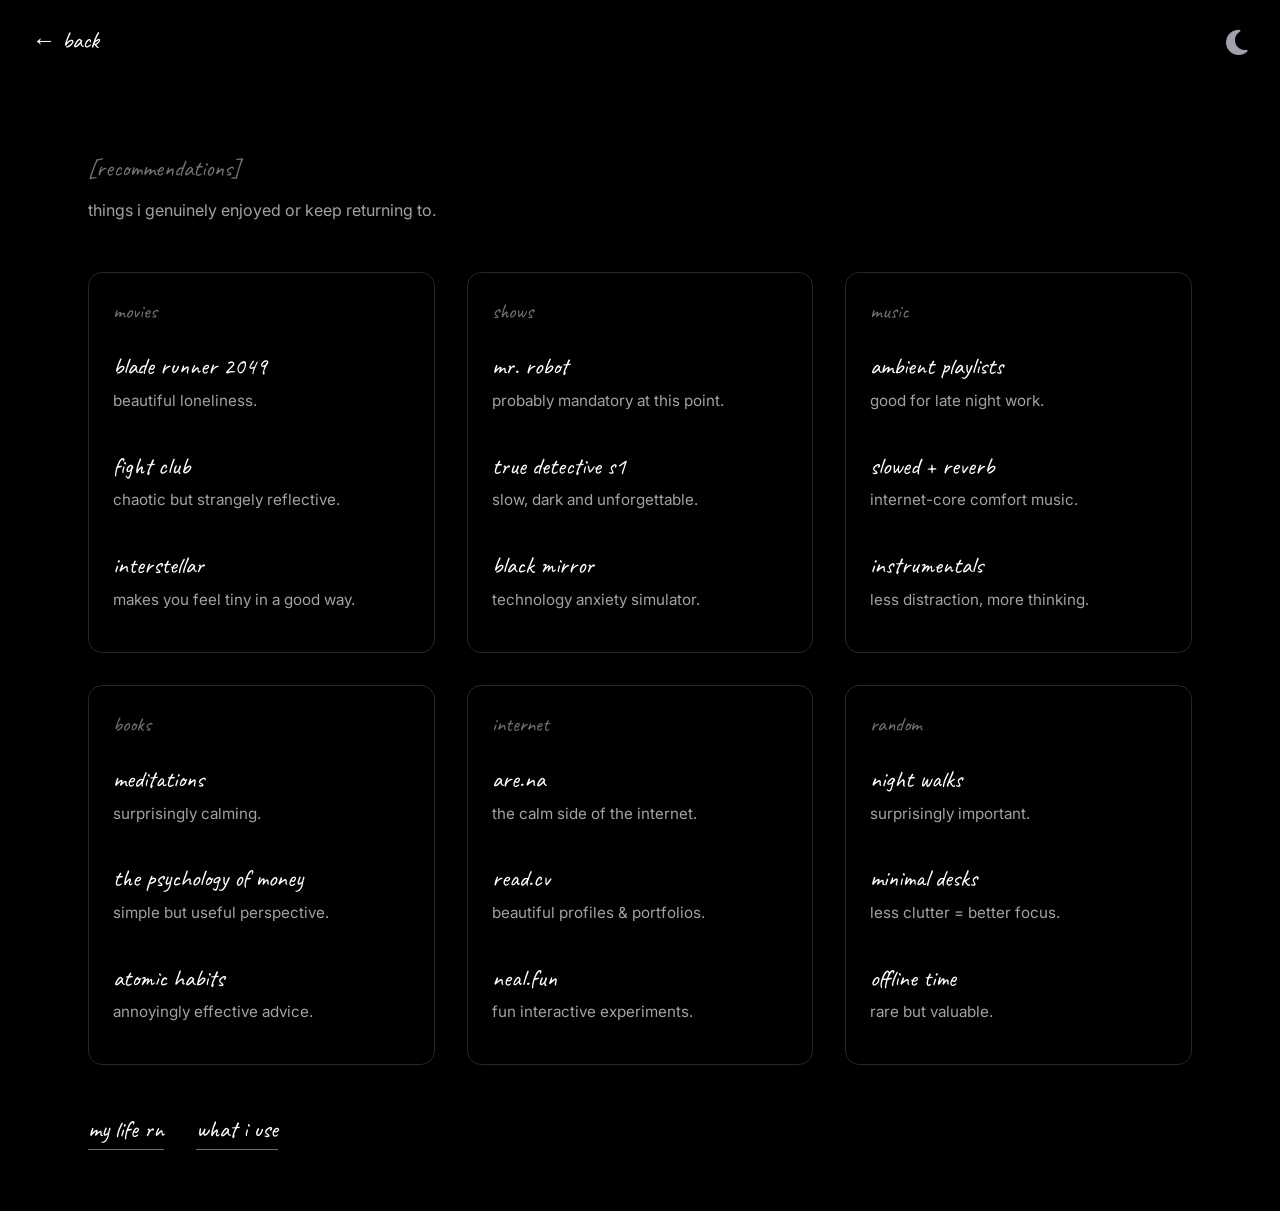
<file: recommendations/index.html>
<!DOCTYPE html>
<html lang="en">

<head>
    <meta charset="UTF-8">
    <meta name="viewport" content="width=device-width, initial-scale=1.0">
    <title>Recommendations</title>
    <link rel="stylesheet" href="../assets/css/style.css">
</head>

<body>

    <!-- TOP -->
    <div class="top-bar">
        <a href="../index.html" class="back-link">← back</a>

        <div class="theme-icon">
            <i class="fas fa-moon"></i>
        </div>
    </div>

    <!-- HEADER -->
    <div class="recommend-header">

        <div class="recommend-tag">
            [recommendations]
        </div>

        <div class="recommend-subtitle">
            things i genuinely enjoyed or keep returning to.
        </div>

    </div>

    <!-- GRID -->
    <div class="recommend-grid">

        <!-- MOVIES -->
        <div class="recommend-section">

            <div class="recommend-label">
                movies
            </div>

            <div class="recommend-items">

                <div class="recommend-item">
                    <span>blade runner 2049</span>
                    <p>beautiful loneliness.</p>
                </div>

                <div class="recommend-item">
                    <span>fight club</span>
                    <p>chaotic but strangely reflective.</p>
                </div>

                <div class="recommend-item">
                    <span>interstellar</span>
                    <p>makes you feel tiny in a good way.</p>
                </div>

            </div>

        </div>

        <!-- SHOWS -->
        <div class="recommend-section">

            <div class="recommend-label">
                shows
            </div>

            <div class="recommend-items">

                <div class="recommend-item">
                    <span>mr. robot</span>
                    <p>probably mandatory at this point.</p>
                </div>

                <div class="recommend-item">
                    <span>true detective s1</span>
                    <p>slow, dark and unforgettable.</p>
                </div>

                <div class="recommend-item">
                    <span>black mirror</span>
                    <p>technology anxiety simulator.</p>
                </div>

            </div>

        </div>

        <!-- MUSIC -->
        <div class="recommend-section">

            <div class="recommend-label">
                music
            </div>

            <div class="recommend-items">

                <div class="recommend-item">
                    <span>ambient playlists</span>
                    <p>good for late night work.</p>
                </div>

                <div class="recommend-item">
                    <span>slowed + reverb</span>
                    <p>internet-core comfort music.</p>
                </div>

                <div class="recommend-item">
                    <span>instrumentals</span>
                    <p>less distraction, more thinking.</p>
                </div>

            </div>

        </div>

        <!-- BOOKS -->
        <div class="recommend-section">

            <div class="recommend-label">
                books
            </div>

            <div class="recommend-items">

                <div class="recommend-item">
                    <span>meditations</span>
                    <p>surprisingly calming.</p>
                </div>

                <div class="recommend-item">
                    <span>the psychology of money</span>
                    <p>simple but useful perspective.</p>
                </div>

                <div class="recommend-item">
                    <span>atomic habits</span>
                    <p>annoyingly effective advice.</p>
                </div>

            </div>

        </div>

        <!-- INTERNET -->
        <div class="recommend-section">

            <div class="recommend-label">
                internet
            </div>

            <div class="recommend-items">

                <div class="recommend-item">
                    <span>are.na</span>
                    <p>the calm side of the internet.</p>
                </div>

                <div class="recommend-item">
                    <span>read.cv</span>
                    <p>beautiful profiles & portfolios.</p>
                </div>

                <div class="recommend-item">
                    <span>neal.fun</span>
                    <p>fun interactive experiments.</p>
                </div>

            </div>

        </div>

        <!-- RANDOM -->
        <div class="recommend-section">

            <div class="recommend-label">
                random
            </div>

            <div class="recommend-items">

                <div class="recommend-item">
                    <span>night walks</span>
                    <p>surprisingly important.</p>
                </div>

                <div class="recommend-item">
                    <span>minimal desks</span>
                    <p>less clutter = better focus.</p>
                </div>

                <div class="recommend-item">
                    <span>offline time</span>
                    <p>rare but valuable.</p>
                </div>

            </div>

        </div>

    </div>

    <!-- QUICK LINKS -->
    <div class="quick-nav">
        <a href="../my-life-rn/index.html">my life rn</a>
        <a href="../what-i-use/index.html">what i use</a>
    </div>

    <script src="../assets/js/script.js"></script>

</body>

</html>
</file>
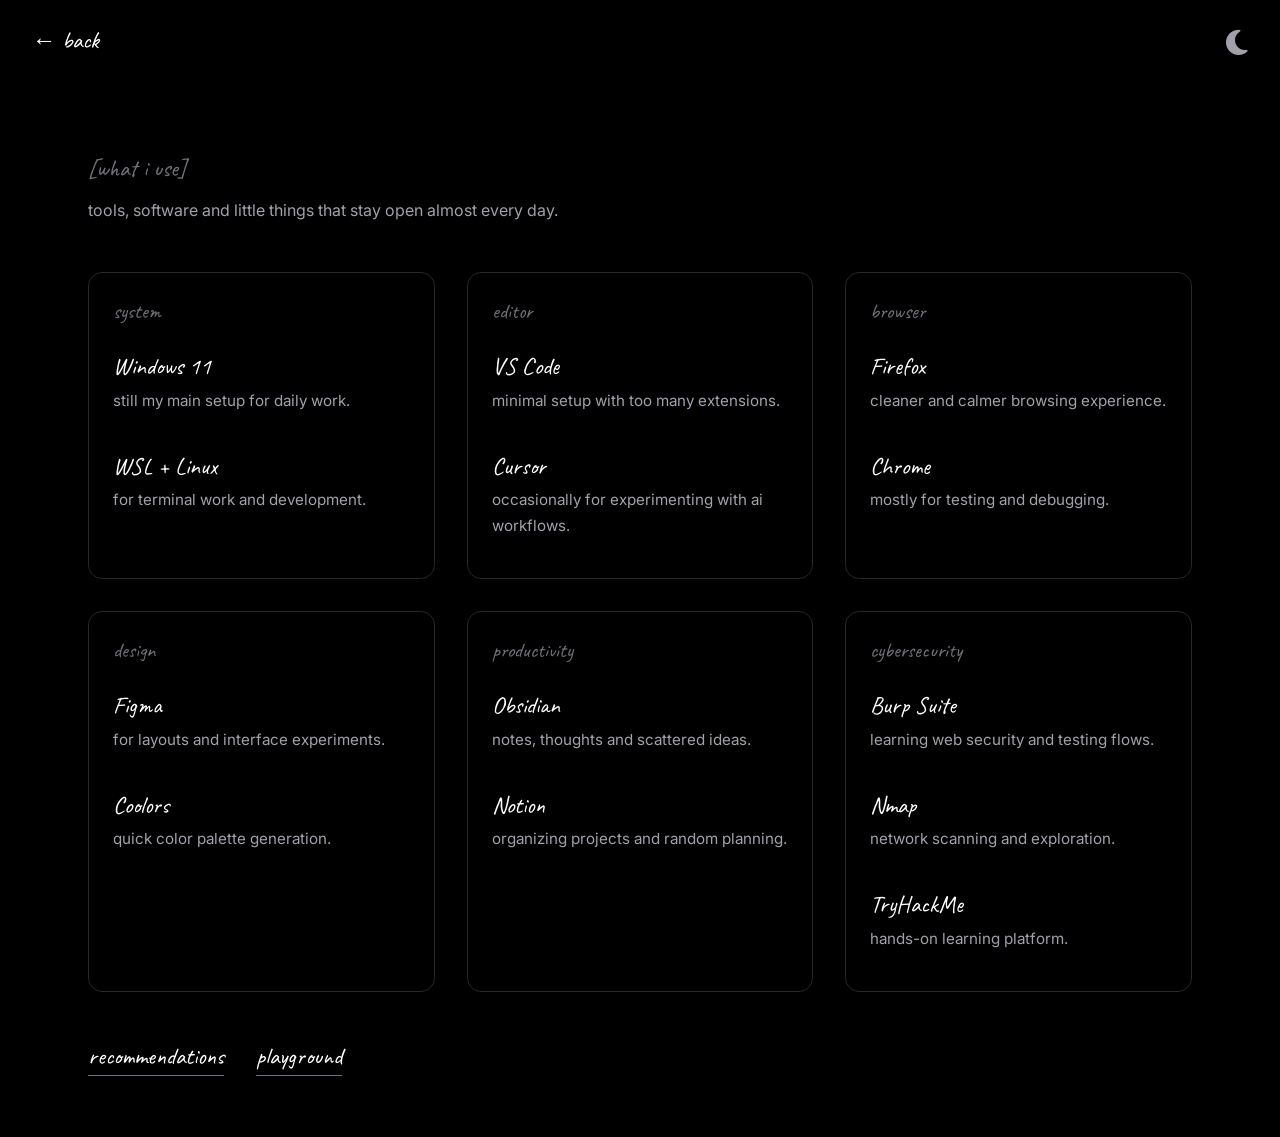
<file: what-i-use/index.html>
<!DOCTYPE html>
<html lang="en">

<head>
    <meta charset="UTF-8">
    <meta name="viewport" content="width=device-width, initial-scale=1.0">
    <title>What I Use</title>
    <link rel="stylesheet" href="../assets/css/style.css">
</head>

<body>

    <!-- TOP -->
    <div class="top-bar">

        <a href="../index.html" class="back-link">
            ← back
        </a>

        <div class="theme-icon">
            <i class="fas fa-moon"></i>
        </div>

    </div>

    <!-- HEADER -->
    <div class="uses-header">

        <div class="uses-tag">
            [what i use]
        </div>

        <div class="uses-subtitle">
            tools, software and little things that stay open almost every day.
        </div>

    </div>

    <!-- MAIN -->
    <div class="uses-grid">

        <!-- SYSTEM -->
        <div class="uses-section">

            <div class="uses-label">
                system
            </div>

            <div class="uses-items">

                <div class="uses-item">
                    <span>Windows 11</span>
                    <p>still my main setup for daily work.</p>
                </div>

                <div class="uses-item">
                    <span>WSL + Linux</span>
                    <p>for terminal work and development.</p>
                </div>

            </div>

        </div>

        <!-- EDITOR -->
        <div class="uses-section">

            <div class="uses-label">
                editor
            </div>

            <div class="uses-items">

                <div class="uses-item">
                    <span>VS Code</span>
                    <p>minimal setup with too many extensions.</p>
                </div>

                <div class="uses-item">
                    <span>Cursor</span>
                    <p>occasionally for experimenting with ai workflows.</p>
                </div>

            </div>

        </div>

        <!-- BROWSER -->
        <div class="uses-section">

            <div class="uses-label">
                browser
            </div>

            <div class="uses-items">

                <div class="uses-item">
                    <span>Firefox</span>
                    <p>cleaner and calmer browsing experience.</p>
                </div>

                <div class="uses-item">
                    <span>Chrome</span>
                    <p>mostly for testing and debugging.</p>
                </div>

            </div>

        </div>

        <!-- DESIGN -->
        <div class="uses-section">

            <div class="uses-label">
                design
            </div>

            <div class="uses-items">

                <div class="uses-item">
                    <span>Figma</span>
                    <p>for layouts and interface experiments.</p>
                </div>

                <div class="uses-item">
                    <span>Coolors</span>
                    <p>quick color palette generation.</p>
                </div>

            </div>

        </div>

        <!-- PRODUCTIVITY -->
        <div class="uses-section">

            <div class="uses-label">
                productivity
            </div>

            <div class="uses-items">

                <div class="uses-item">
                    <span>Obsidian</span>
                    <p>notes, thoughts and scattered ideas.</p>
                </div>

                <div class="uses-item">
                    <span>Notion</span>
                    <p>organizing projects and random planning.</p>
                </div>

            </div>

        </div>

        <!-- CYBERSECURITY -->
        <div class="uses-section">

            <div class="uses-label">
                cybersecurity
            </div>

            <div class="uses-items">

                <div class="uses-item">
                    <span>Burp Suite</span>
                    <p>learning web security and testing flows.</p>
                </div>

                <div class="uses-item">
                    <span>Nmap</span>
                    <p>network scanning and exploration.</p>
                </div>

                <div class="uses-item">
                    <span>TryHackMe</span>
                    <p>hands-on learning platform.</p>
                </div>

            </div>

        </div>

    </div>

    <!-- QUICK LINKS -->
    <div class="quick-nav">

        <a href="../recommendations/index.html">
            recommendations
        </a>

        <a href="../playground/index.html">
            playground
        </a>

    </div>

    <script src="../assets/js/script.js"></script>

</body>

</html>
</file>
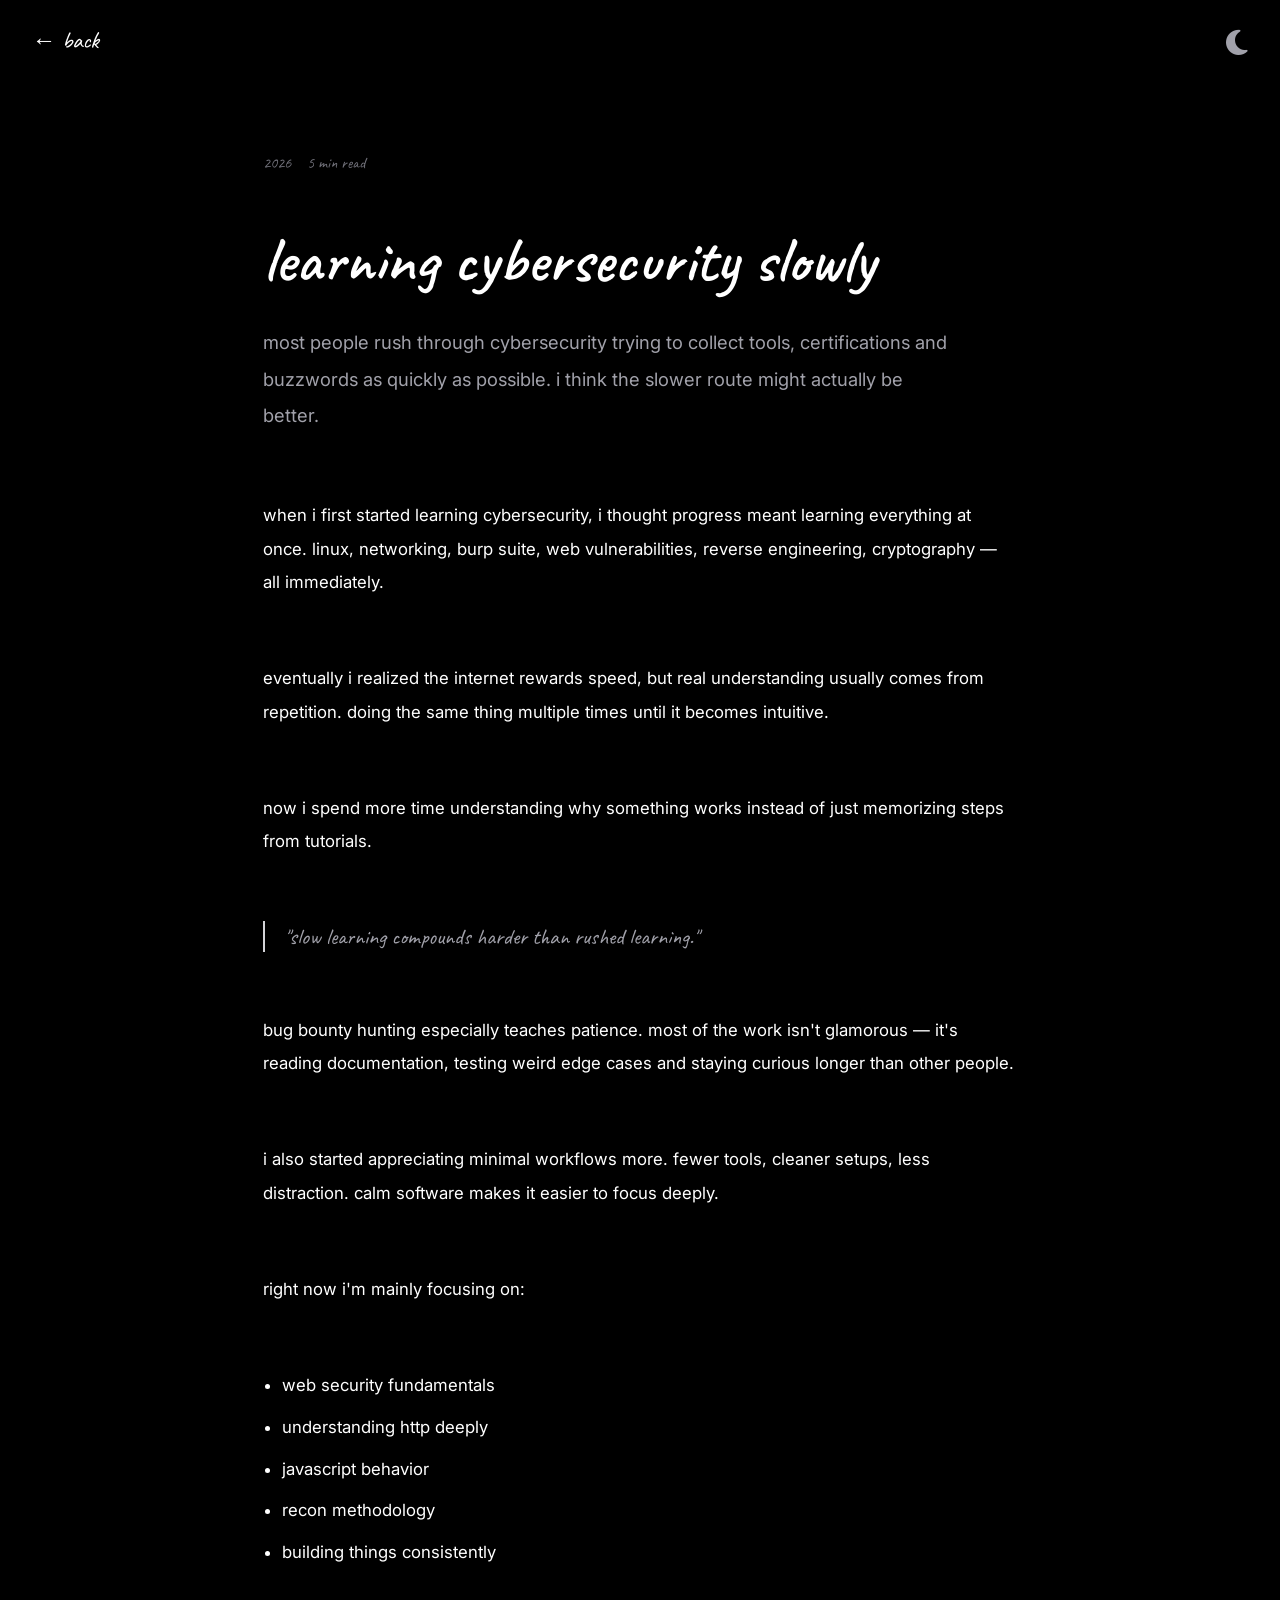
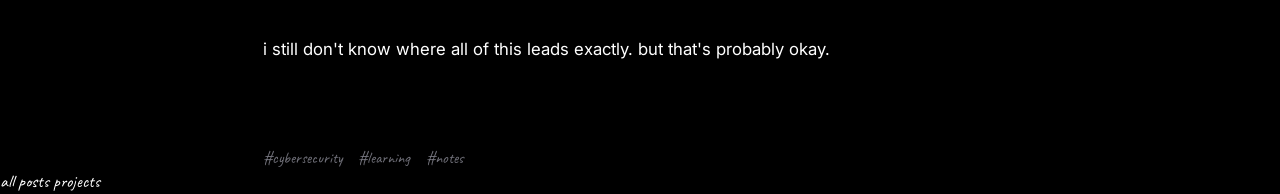
<file: blog/learn web security/index.html>
<!DOCTYPE html>
<html lang="en">

<head>
    <meta charset="UTF-8">

    <meta name="viewport" content="width=device-width, initial-scale=1.0">

    <title>Learning Cybersecurity Slowly</title>

    <link rel="stylesheet" href="https://cdnjs.cloudflare.com/ajax/libs/font-awesome/6.6.0/css/all.min.css">

    <link href="https://fonts.googleapis.com/css2?family=Caveat:wght@400;500;600;700&display=swap" rel="stylesheet">

    <link href="https://fonts.googleapis.com/css2?family=Nunito+Sans:wght@300;400;600;700&display=swap" rel="stylesheet">

    <link rel="stylesheet" href="../../assets/css/style.css">
</head>

<body>

    <!-- TOP -->
    <div class="top-bar">

        <a href="../index.html" class="back-link">
            ← back
        </a>

        <div class="theme-icon">
            <i class="fas fa-moon"></i>
        </div>

    </div>

    <!-- ARTICLE -->
    <article class="post-wrapper">

        <!-- META -->
        <div class="post-meta">

            <span>2026</span>

            <span>5 min read</span>

        </div>

        <!-- TITLE -->
        <h1 class="post-title">
            learning cybersecurity slowly
        </h1>

        <!-- INTRO -->
        <p class="post-intro">
            most people rush through cybersecurity trying to collect tools,
            certifications and buzzwords as quickly as possible.
            i think the slower route might actually be better.
        </p>

        <!-- CONTENT -->
        <div class="post-content">

            <p>
                when i first started learning cybersecurity,
                i thought progress meant learning everything at once.
                linux, networking, burp suite, web vulnerabilities,
                reverse engineering, cryptography — all immediately.
            </p>

            <p>
                eventually i realized the internet rewards speed,
                but real understanding usually comes from repetition.
                doing the same thing multiple times until it becomes intuitive.
            </p>

            <p>
                now i spend more time understanding why something works
                instead of just memorizing steps from tutorials.
            </p>

            <blockquote>
                "slow learning compounds harder than rushed learning."
            </blockquote>

            <p>
                bug bounty hunting especially teaches patience.
                most of the work isn't glamorous —
                it's reading documentation, testing weird edge cases
                and staying curious longer than other people.
            </p>

            <p>
                i also started appreciating minimal workflows more.
                fewer tools, cleaner setups, less distraction.
                calm software makes it easier to focus deeply.
            </p>

            <p>
                right now i'm mainly focusing on:
            </p>

            <ul>
                <li>web security fundamentals</li>

                <li>understanding http deeply</li>

                <li>javascript behavior</li>

                <li>recon methodology</li>

                <li>building things consistently</li>
            </ul>

            <p>
                i still don't know where all of this leads exactly.
                but that's probably okay.
            </p>

        </div>

        <!-- FOOT -->
        <div class="post-footer">

            <div class="post-tags">
                <span>#cybersecurity</span>
                <span>#learning</span>
                <span>#notes</span>
            </div>

        </div>

    </article>

    <!-- QUICK LINKS -->
    <div class="quick-links post-links">

        <a href="../index.html">
            all posts
        </a>

        <a href="../../projects/index.html">
            projects
        </a>

    </div>

    <script src="../../assets/js/script.js"></script>

</body>

</html>
</file>
<file: assets/css/style.css>
@import url('https://cdnjs.cloudflare.com/ajax/libs/font-awesome/6.6.0/css/all.min.css');
@import url('https://fonts.googleapis.com/css2?family=Caveat:wght@400..700&display=swap');
@import url('https://fonts.googleapis.com/css2?family=Inter:ital,opsz,wght@0,14..32,100..900;1,14..32,100..900&display=swap');
@import url('https://fonts.googleapis.com/css2?family=Ubuntu:ital,wght@0,300;0,400;0,500;0,700;1,300;1,400;1,500;1,700&display=swap');

:root {
    --bg: #000;
    --text: #fff;
    --muted: #a1a1aa;
    --muted2: #71717a;
    --line: #d4d4d8;
}

/* LIGHT THEME */
body.light {
    --bg: #f5f5f5;
    --text: #111;
    --muted: #555;
    --muted2: #666;
    --line: #222;
}

body {
    background-color: var(--bg);
    color: var(--text);
}

.quote,
.theme-icon,
.group-note {
    color: var(--muted);
}

.group-tag {
    color: var(--muted2);
}

.todo-list,
.bottom-link,
.socials a {
    color: var(--text);
}

.bottom-link::after {
    background: var(--line);
}

body {
    font-family: 'Caveat', cursive;
    background-color: var(--bg);
    color: var(--text);
    margin: 0;
    padding: 0;
    min-height: 100vh;
    font-size: 1.1rem;
    line-height: 1.4;
}

a {
    text-decoration: none;
    color: inherit;
    -webkit-tap-highlight-color: transparent;
}

.hover-link,
.bottom-link,
.socials a {
    transition: color 0.35s ease, opacity 0.35s ease, transform 0.35s ease;
}

.hover-link:hover,
.bottom-link:hover,
.socials a:hover {
    color: var(--muted2);
}

/* Top Bar */
.top-bar {
    max-width: 1280px;
    margin: 0 auto;
    padding: 1.5rem 2rem;
    display: flex;
    justify-content: space-between;
    align-items: flex-start;
}

.quote {
    font-size: 1.6rem;
    color: #a1a1aa;

    opacity: 1;
    transition: opacity 0.3s ease;
}

.quote.fade {
    opacity: 0;
}

.theme-icon {
    color: #a1a1aa;
    font-size: 1.8rem;
    cursor: pointer;
}

/* Hover preview */
.hover-preview {
    height: 40px;
    display: flex;
    align-items: center;
    justify-content: center;
    margin-top: 2rem;
    margin-bottom: 1rem;
    color: white;
    font-size: 1.6rem;
    opacity: 0;
    filter: blur(10px);
    transition: opacity 0.25s ease, filter 0.25s ease;
}

/* Main content */
.main-content {
    width: 100%;
    max-width: 700px;
    margin: 6rem auto 0;
    padding: 0 1.5rem;
    text-align: center;
    box-sizing: border-box;
}

.main-groups {
    display: flex;
    flex-direction: column;
    gap: 1.8rem;
}

.group-row {
    display: flex;
    justify-content: space-between;
    align-items: baseline;
    width: 100%;
    max-width: 32rem;
    margin: 0 auto;
    gap: 1rem;
    white-space: nowrap;
}

.group-left {
    display: flex;
    align-items: baseline;
    gap: 1.2rem;
}

.group-tag {
    font-size: 2rem;
    color: #71717a;
}

.group-links {
    font-size: 2rem;
}

.group-note {
    font-size: 1.1rem;
    color: #71717a;
}

/* Socials */
.socials {
    display: flex;
    justify-content: center;
    gap: 1.8rem;
    margin-top: 3rem;
}

.socials a {
    font-size: 1.5rem;
    color: var(--text);
    opacity: 0.9;
}

.reply-text {
    font-size: 0.9rem;
    color: #52525b;
    margin-top: 0.5rem;
}

/* Bottom section */
.bottom-section {
    width: 100%;
    max-width: 700px;
    margin: 3rem auto 0;
    padding: 0 1.5rem 5rem;
    box-sizing: border-box;
    display: grid;
    grid-template-columns: 1fr 1fr;
    align-items: end;
}

.todo-section {
    align-self: end;
    white-space: nowrap;
}

.section-title {
    font-size: 1.25rem;
    letter-spacing: 2px;
    color: var(--muted2);
    margin-bottom: 1rem;
}

.todo-list {
    display: flex;
    flex-direction: column;
    gap: 0.5rem;
    color: var(--text);
    font-size: 1.15rem;
}

.todo-item {
    display: flex;
    align-items: center;
    gap: 0.7rem;
}

.completed {
    opacity: 1;
}

.bottom-links {
    display: flex;
    flex-direction: column;
    align-items: flex-end;
    text-align: right;
    gap: 0.55rem;
    align-self: end;
}

.bottom-link {
    position: relative;
    color: var(--text);
    font-size: 1.2rem;
    padding-bottom: 3px;
}

.bottom-link::after {
    content: '';
    position: absolute;
    left: 0;
    bottom: 0;
    width: 100%;
    height: 1px;
    background: #d4d4d8;
}

/* =========================================
   ABOUT PAGE
========================================= */

.about-wrapper {
    width: 100%;
    max-width: 1200px;

    margin: 0 auto 0;
    padding: 0 3rem;

    display: grid;
    grid-template-columns: 1fr 320px;
    align-items: start;

    gap: 5rem;
    box-sizing: border-box;
}

/* LEFT SIDE */

.about-left {
    width: 100%;
    max-width: 620px;
}

.about-heading {
    font-size: 2.2rem;
    font-weight: 600;
    margin-bottom: 3rem;
}

/* ABOUT TEXT */

.about-text {
    display: flex;
    flex-direction: column;
    gap: 1.5rem;
}

.about-text p {
    font-family: 'Inter', sans-serif;
    font-size: 1rem;
    line-height: 1.7;
    color: var(--text);
    margin: 0;
}

/* SECTION */

.about-section {
    margin-top: 4.5rem;
}

.section-heading {
    font-size: 2rem;
    color: var(--text);
    margin-bottom: 1.5rem;
}

.notes-text {
    display: flex;
    flex-direction: column;
    gap: 1rem;
    max-width: 620px;
}

.notes-text p {
    font-family: 'Inter', sans-serif;
    margin: 0;
    line-height: 1.7rem;
    color: var(--text);
    opacity: 0.9;
}

.contact-block {
    margin-top: 0.5rem;
}

.contact-title {
    color: var(--muted2);
    margin-bottom: 0.4rem;
    font-size: 1.4rem;
    letter-spacing: 1px;
}

.mail-link {
    display: inline-block;
    margin-bottom: 0.5rem;
    border-bottom: 1px solid var(--muted2);
    padding-bottom: 2px;
}

.contact-note {
    color: var(--muted);
    font-size: 0.98rem;
}

/* RIGHT SIDE */

.about-right {
    width: 320px;

    display: flex;
    justify-content: center;
    padding-top: 9rem;
}

.photo-box {
    height: 220px;

    border: 1px dashed #2f2f2f;
    border-radius: 8px;

    display: flex;
    align-items: center;
    justify-content: center;

    color: #8a8a8a;
    font-size: 1.4rem;
    text-align: center;

    padding: 1rem;
    box-sizing: border-box;
}

/* FIND ME SECTION */

.find-wrapper {
    width: 100%;
    max-width: 1200px;

    margin: 6rem auto 0;
    padding: 0 3rem 5rem;

    box-sizing: border-box;
}

.find-grid {
    display: flex;
    flex-direction: column;
    gap: 3rem;
}

/* EACH ITEM */

.find-item {
    display: flex;
    align-items: flex-start;

    gap: 4rem;
}

.find-label {
    min-width: 90px;

    color: var(--muted);
    font-size: 1.5rem;
}

.find-label.empty {
    opacity: 0;
}

/* CONTENT */

.find-content {
    display: flex;
    flex-direction: column;
    gap: 0.5rem;
}

.find-top {
    display: flex;
    align-items: center;
    gap: 1rem;

    font-size: 1.5rem;
}

.find-top i {
    font-size: 1.5rem;
}

.find-bottom {
    color: var(--muted);

    font-size: 1.4rem;
    line-height: 1.6;
}

/* QUICK LINKS */

.quick-nav {
    width: 100%;
    max-width: 1200px;

    margin: 3rem auto 4rem;
    padding: 0 3rem;

    box-sizing: border-box;

    display: flex;
    gap: 2rem;
    flex-wrap: wrap;
}

.quick-nav a {
    position: relative;

    color: var(--text);
    font-size: 1.5rem;

    width: fit-content;
}

.quick-nav a::after {
    content: '';

    position: absolute;

    left: 0;
    bottom: -3px;

    width: 100%;
    height: 1px;

    background: var(--muted2);

    transition: width .25s ease;
}

.quick-nav a:hover::after {
    width: 110%;
}

/* BACK LINK */

.back-link {
    font-size: 1.5rem;
    color: var(--text);
}

/* =========================
   EDUCATION PAGE
========================= */

.education-wrapper {
    width: 100%;
    max-width: 950px;

    margin: 5rem auto 0;

    padding: 0 2rem 5rem;
    box-sizing: border-box;
}

.education-heading {
    font-size: 3rem;
    margin-bottom: 0.3rem;
}

.education-sub {
    color: var(--muted2);
    margin-bottom: 4rem;
}

/* =========================
   EDUCATION JOURNEY
========================= */

.journey {
    position: relative;
    display: flex;
    flex-direction: column;
    gap: 2rem;
}

/* vertical line */
.journey::before {
    content: '';

    position: absolute;

    left: 4px;
    top: 1rem;

    width: 1px;
    height: calc(100% - 2rem);

    background: var(--line);
}

/* item */
.journey-item {
    position: relative;
    padding-left: 2.5rem;
}

/* dot */
.journey-dot {
    position: absolute;

    left: 0;
    top: 2.15rem;

    width: 10px;
    height: 10px;

    border-radius: 50%;

    background: var(--text);
}

/* content */
.journey-content {
    display: flex;
    flex-direction: column;
}

/* top row */
.journey-top {
    display: flex;
    justify-content: space-between;
    align-items: baseline;
    gap: 1rem;
    padding-top: 1.15rem;
}

/* title */
.journey-top h2 {
    margin: 0;
    font-size: 2rem;
    font-weight: 600;
}

/* years */
.journey-years {
    color: var(--muted2);
    font-size: 1.1rem;
    white-space: nowrap;
    opacity: 0.8;
}

/* place */
.journey-place {
    color: var(--muted2);

    margin-top: 0.2rem;
    margin-bottom: 1rem;

    font-size: 1.05rem;
}

/* list */
.journey-content ul {
    padding-left: 1.2rem;
    margin: 0;
}

.journey-content li {
    font-family: 'Inter', sans-serif;
    font-size: 1.1rem;
    margin-bottom: 0.5rem;
    opacity: 0.9;
}

/* CERTIFICATIONS */

.certifications {
    margin-top: 5rem;
}

.cert-title {
    font-size: 2.25rem;
    letter-spacing: 2px;
    color: var(--text);
    margin-bottom: 1rem;
}

.cert-link {
    display: block;

    width: fit-content;

    margin-bottom: 1rem;

    border-bottom: 1px solid var(--muted2);

    padding-bottom: 2px;
}

/* .cert-image-box {
    width: 100%;
    max-width: 300px;
    border: 1px solid var(--line);
    border-radius: 10px;
    overflow: hidden;
    margin-top: 2rem;
}

.cert-image-box img {
    width: 100%;
    display: block;
} */

/* =========================
   EXPERIENCE PAGE
========================= */

.experience-wrapper {
    width: 100%;
    max-width: 950px;

    margin: 5rem auto 0;

    padding: 0 2rem 5rem;
    box-sizing: border-box;
}

.experience-heading {
    font-size: 3rem;
    margin-bottom: 0.3rem;
}

.experience-sub {
    color: var(--muted2);
    margin-bottom: 4rem;
}

/* TIMELINE */

.experience-timeline {
    position: relative;

    display: flex;
    flex-direction: column;

    gap: 3rem;
}

.experience-timeline::before {
    content: '';

    position: absolute;

    left: 5px;
    top: 0;

    width: 1px;
    height: 100%;

    background: var(--line);
}

.experience-item {
    position: relative;

    padding-left: 3rem;
}

.experience-dot {
    position: absolute;

    left: 0;
    top: 12px;

    width: 10px;
    height: 10px;

    border-radius: 50%;

    background: var(--text);
}

.experience-top {
    display: flex;

    justify-content: space-between;
    align-items: center;

    gap: 1rem;
}

.experience-top h2 {
    margin: 0;

    font-size: 2rem;
    font-weight: 600;
}

.experience-years {
    color: var(--muted2);

    font-size: 1.1rem;

    white-space: nowrap;
}

.experience-company {
    color: var(--muted2);

    margin-top: 0.4rem;
    margin-bottom: 1rem;

    font-size: 1.1rem;
}

.experience-list {
    margin: 0;
    padding-left: 1.2rem;
}

.experience-list li {
    font-family: 'Inter', sans-serif;
    margin-bottom: 0.5rem;

    opacity: 0.9;
}

/* =========================
   BLOG PAGE
========================= */

.blog-wrapper {
    width: 100%;
    max-width: 1000px;
    margin: 5rem auto 0;
    padding: 0 2rem 5rem;
    box-sizing: border-box;
}

.blog-header {
    margin-bottom: 4rem;
}

.blog-header h1 {
    font-size: 3rem;
    margin-bottom: 0.4rem;
}

.blog-header p {
    color: var(--muted);
    font-size: 1.2rem;
}

/* BLOG LIST */
.blog-list {
    display: flex;
    flex-direction: column;
}

/* BLOG ITEM */
.blog-card {
    display: block;

    padding: 2rem 0;

    border-bottom: 1px solid rgba(255, 255, 255, 0.08);

    transition:
        transform 0.25s ease,
        opacity 0.25s ease;
}

.blog-card:hover {
    transform: translateX(14px);
}

.blog-top {
    display: flex;
    justify-content: space-between;
    align-items: center;

    margin-bottom: 0.8rem;

    color: var(--muted2);
    font-size: 1rem;
}

.blog-card h2 {
    font-size: 2rem;
    margin-bottom: 0.7rem;
    font-weight: 600;
}

.blog-card p {
    font-family: 'Inter', sans-serif;
    color: var(--muted);
    font-size: 1.1rem;
    line-height: 1.5;
    max-width: 760px;
}

/* QUICK LINKS */
.page-links {
    max-width: 1000px;
    margin-top: 4rem;

    display: flex;
    justify-content: space-between;
}

.page-links a {
    position: relative;
    font-size: 1.3rem;
}

.page-links a::after {
    content: '';

    position: absolute;
    left: 0;
    bottom: -3px;

    width: 100%;
    height: 1px;

    background: var(--line);
}

/* LIGHT MODE */
body.light .blog-card {
    border-bottom: 1px solid rgba(0, 0, 0, 0.1);
}

/* =========================
   PROJECTS PAGE
========================= */

.projects-wrapper {
    width: 100%;
    max-width: 1100px;

    margin: 4rem auto 0;
    padding: 0 3rem 5rem;

    box-sizing: border-box;
}

.projects-heading {
    margin-bottom: 4rem;
}

.projects-heading h1 {
    font-size: 3rem;
    margin-bottom: 0.3rem;
}

.projects-heading p {
    color: var(--muted2);
    font-size: 1.2rem;
}

/* PROJECT CARD */

.project-card {
    border-top: 1px solid #3f3f46;

    padding-top: 2rem;
    padding-bottom: 1rem;

    margin-bottom: 1rem;
}

.project-top {
    display: flex;
    justify-content: space-between;
    align-items: center;

    gap: 2rem;

    margin-bottom: 2rem;
}

.project-title {
    font-size: 2.3rem;
}

.project-links {
    display: flex;
    gap: 1.5rem;
}

.project-links a {
    position: relative;
    color: var(--text);
    font-size: 1.1rem;
}

.project-links a::after {
    content: '';

    position: absolute;

    left: 0;
    bottom: -2px;

    width: 100%;
    height: 1px;

    background: var(--muted2);
}

/* QUESTION GRID */

.project-grid {
    display: grid;
    grid-template-columns: repeat(3, 1fr);

    gap: 2rem;
}

.project-question span {
    display: inline-block;

    margin-bottom: 0.7rem;

    font-size: 1.2rem;
    color: var(--muted2);
}

.project-question p {
    font-size: 1.1rem;
    line-height: 1.7;

    opacity: 0.9;
}

/* =========================
   GALLERY PAGE
========================= */

.page-wrapper {
    width: 100%;
    max-width: 1100px;
    margin: 5rem auto 0;
    padding: 0 2rem 4rem;
    box-sizing: border-box;
}

.page-heading {
    font-size: 2.5rem;
    margin-bottom: 0.5rem;
}

.page-subtext {
    color: var(--muted2);
    margin-bottom: 3rem;
    font-size: 1.1rem;
}

/* COLLAGE GRID */

.gallery-grid {
    column-count: 3;
    column-gap: 1rem;
}

.gallery-item {
    position: relative;
    overflow: hidden;
    border-radius: 12px;
    margin-bottom: 1rem;
    break-inside: avoid;
    cursor: pointer;
    border: 1px solid #27272a;
}

.gallery-item img {
    width: 100%;
    display: block;
    transition: transform 0.4s ease;
}

/* hover */

.gallery-overlay {
    position: absolute;
    inset: 0;
    background: rgba(0, 0, 0, 0.55);

    display: flex;
    align-items: flex-end;

    padding: 1rem;

    opacity: 0;
    transition: opacity 0.3s ease;

    color: white;
    font-size: 1rem;
}

.gallery-item:hover img {
    transform: scale(1.03);
}

.gallery-item:hover .gallery-overlay {
    opacity: 1;
}

/* =========================
   PHILOSOPHY PAGE
========================= */

.philosophy-layout {
    width: 100%;
    max-width: 1200px;

    margin: 5rem auto 0;

    padding: 0 2rem 5rem;

    box-sizing: border-box;

    display: grid;

    grid-template-columns: 220px 1fr;

    gap: 6rem;
}

/* LEFT */

.philosophy-sidebar {
    display: flex;
    flex-direction: column;

    gap: 1rem;
}

/* labels */

.philosophy-link {
    color: var(--muted2);

    font-size: 1.8rem;

    cursor: pointer;

    transition: color 0.25s ease,
        transform 0.25s ease;

    width: fit-content;
}

.philosophy-link:hover {
    color: var(--text);

    transform: translateX(4px);
}

.philosophy-link.active {
    color: var(--text);
}

/* RIGHT */

.philosophy-content {
    min-height: 420px;

    display: flex;
    flex-direction: column;
    justify-content: center;
}

/* text */

.philosophy-text {
    font-family: 'Inter', sans-serif;
    font-size: 1.1rem;

    line-height: 1.9;

    max-width: 760px;

    transition: opacity 0.2s ease;
}

.philosophy-links {
    max-width: 1200px;

    margin: 3rem auto 4rem;

    padding: 0 3rem;

    display: flex;

    gap: 2rem;
}

.philosophy-links a {
    position: relative;

    color: var(--text);

    font-size: 1.2rem;

    width: fit-content;
}

.philosophy-links a::after {
    content: '';

    position: absolute;

    left: 0;
    bottom: -3px;

    width: 100%;
    height: 1px;

    background: var(--muted2);
}

/* =========================
   PLAYGROUND PAGE
========================= */

.playground-header {
    width: 100%;
    max-width: 1200px;

    margin: 4rem auto 0;

    padding: 0 3rem;

    box-sizing: border-box;
}

.playground-tag {
    color: var(--muted2);

    font-size: 1.5rem;

    margin-bottom: 0.6rem;
}

.playground-subtitle {
    font-family: 'Inter', sans-serif;

    font-size: 1rem;

    color: var(--muted);

    max-width: 600px;

    line-height: 1.8;
}

/* GRID */

.playground-grid {
    width: 100%;
    max-width: 1200px;

    margin: 3rem auto 0;

    padding: 0 3rem;

    box-sizing: border-box;

    display: grid;

    grid-template-columns: repeat(auto-fit, minmax(280px, 1fr));

    gap: 1.5rem;
}

/* CARD */

.play-card {
    border: 1px solid #27272a;

    padding: 1.4rem;

    border-radius: 14px;

    transition: transform 0.25s ease,
        border-color 0.25s ease;
}

.play-card:hover {
    transform: translateY(-4px);

    border-color: #52525b;
}

/* top */

.play-card-top {
    display: flex;

    justify-content: space-between;

    align-items: center;

    margin-bottom: 1rem;
}

.play-label {
    color: var(--muted2);

    font-size: 1.1rem;
}

.play-status {
    font-size: 0.9rem;

    color: var(--muted);
}

/* title */

.play-title {
    font-size: 1.7rem;

    margin-bottom: 0.8rem;
}

/* desc */

.play-desc {
    font-family: 'Inter', sans-serif;

    color: var(--muted);

    line-height: 1.7;

    font-size: 0.95rem;

    margin-bottom: 1.2rem;
}

/* link */

.play-link {
    position: relative;

    width: fit-content;

    color: var(--text);

    font-size: 1rem;
}

.play-link::after {
    content: '';

    position: absolute;

    left: 0;
    bottom: -3px;

    width: 100%;
    height: 1px;

    background: var(--muted2);
}

/* =========================
   MY LIFE RN PAGE
========================= */

.life-header {
    width: 100%;
    max-width: 1200px;

    margin: 4rem auto 0;

    padding: 0 3rem;

    box-sizing: border-box;
}

.life-tag {
    color: var(--muted2);

    font-size: 1.5rem;

    margin-bottom: 0.6rem;
}

.life-subtitle {
    font-family: 'Inter', sans-serif;

    font-size: 1rem;

    color: var(--muted);

    line-height: 1.8;
}

/* WRAPPER */

.life-wrapper {
    width: 100%;
    max-width: 1200px;

    margin: 3rem auto 0;

    padding: 0 3rem;

    box-sizing: border-box;

    display: grid;

    grid-template-columns: 1fr 1fr;

    gap: 4rem;
}

/* COLUMN */

.life-column {
    display: flex;

    flex-direction: column;

    gap: 2.5rem;
}

/* SECTION */

.life-section {
    display: flex;

    flex-direction: column;

    gap: 0.8rem;
}

/* LABEL */

.life-label {
    color: var(--muted2);

    font-size: 1.2rem;
}

/* CONTENT */

.life-content {
    font-family: 'Inter', sans-serif;

    font-size: 1.05rem;

    line-height: 1.9;

    color: var(--text);

    max-width: 500px;
}

/* =========================
   RECOMMENDATIONS PAGE
========================= */

.recommend-header {
    width: 100%;
    max-width: 1200px;

    margin: 4rem auto 0;

    padding: 0 3rem;

    box-sizing: border-box;
}

.recommend-tag {
    color: var(--muted2);

    font-size: 1.5rem;

    margin-bottom: 0.6rem;
}

.recommend-subtitle {
    font-family: 'Inter', sans-serif;

    font-size: 1rem;

    color: var(--muted);

    line-height: 1.8;
}

/* GRID */

.recommend-grid {
    width: 100%;
    max-width: 1200px;

    margin: 3rem auto 0;

    padding: 0 3rem;

    box-sizing: border-box;

    display: grid;

    grid-template-columns: repeat(auto-fit, minmax(320px, 1fr));

    gap: 2rem;
}

/* SECTION */

.recommend-section {
    border: 1px solid #27272a;

    border-radius: 14px;

    padding: 1.5rem;
}

/* LABEL */

.recommend-label {
    color: var(--muted2);

    font-size: 1.3rem;

    margin-bottom: 1.5rem;
}

/* ITEMS */

.recommend-items {
    display: flex;

    flex-direction: column;

    gap: 1.3rem;
}

/* ITEM */

.recommend-item span {
    font-size: 1.5rem;

    color: var(--text);
}

.recommend-item p {
    margin-top: 0.25rem;

    font-family: 'Inter', sans-serif;

    color: var(--muted);

    font-size: 0.95rem;

    line-height: 1.7;
}

/* =========================
   WHAT I USE PAGE
========================= */

.uses-header {
    width: 100%;
    max-width: 1200px;

    margin: 4rem auto 0;

    padding: 0 3rem;

    box-sizing: border-box;
}

.uses-tag {
    color: var(--muted2);

    font-size: 1.5rem;

    margin-bottom: 0.6rem;
}

.uses-subtitle {
    font-family: 'Inter', sans-serif;

    font-size: 1rem;

    color: var(--muted);

    line-height: 1.8;
}

/* GRID */

.uses-grid {
    width: 100%;
    max-width: 1200px;

    margin: 3rem auto 0;

    padding: 0 3rem;

    box-sizing: border-box;

    display: grid;

    grid-template-columns: repeat(auto-fit, minmax(320px, 1fr));

    gap: 2rem;
}

/* SECTION */

.uses-section {
    border: 1px solid #27272a;

    border-radius: 14px;

    padding: 1.5rem;
}

/* LABEL */

.uses-label {
    color: var(--muted2);

    font-size: 1.3rem;

    margin-bottom: 1.5rem;
}

/* ITEMS */

.uses-items {
    display: flex;

    flex-direction: column;

    gap: 1.3rem;
}

/* ITEM */

.uses-item span {
    font-size: 1.5rem;

    color: var(--text);
}

.uses-item p {
    margin-top: 0.25rem;

    font-family: 'Inter', sans-serif;

    color: var(--muted);

    font-size: 0.95rem;

    line-height: 1.7;
}

/* =========================
   BLOG POST PAGE
========================= */

.post-wrapper {
    width: 100%;

    max-width: 850px;

    margin: 4rem auto 0;

    padding: 0 3rem;

    box-sizing: border-box;
}

/* META */

.post-meta {
    display: flex;

    gap: 1rem;

    color: var(--muted2);

    font-size: 1rem;

    margin-bottom: 1rem;
}

/* TITLE */

.post-title {
    font-size: 4rem;

    line-height: 1;

    margin-bottom: 2rem;

    font-weight: 600;
}

/* INTRO */

.post-intro {
    font-family: 'Inter', sans-serif;

    font-size: 1.15rem;

    line-height: 2;

    color: var(--muted);

    margin-bottom: 3rem;

    max-width: 700px;
}

/* CONTENT */

.post-content {
    display: flex;

    flex-direction: column;

    gap: 1.8rem;
}

.post-content p,
.post-content li {
    font-family: 'Inter', sans-serif;

    font-size: 1.05rem;

    line-height: 2;

    color: var(--text);
}

/* BLOCKQUOTE */

.post-content blockquote {
    border-left: 2px solid var(--line);

    padding-left: 1.2rem;

    color: var(--muted);

    font-size: 1.4rem;

    margin: 1rem 0;
}

/* LIST */

.post-content ul {
    padding-left: 1.2rem;

    display: flex;

    flex-direction: column;

    gap: 0.5rem;
}

/* FOOTER */

.post-footer {
    margin-top: 4rem;
}

/* TAGS */

.post-tags {
    display: flex;

    flex-wrap: wrap;

    gap: 1rem;
}

.post-tags span {
    color: var(--muted2);

    font-size: 1rem;
}

/* Mobile */
@media (max-width: 768px) {

    .top-bar {
        padding: 1.5rem;
    }

    .group-row {
        flex-direction: row;
        justify-content: space-between;
        align-items: baseline;
    }

    .group-left {
        flex-direction: row;
        align-items: baseline;
    }

    .group-links,
    .group-tag {
        font-size: 1.7rem;
    }

    .group-note {
        font-size: 1.3rem;
    }

    .socials {
        gap: 1.3rem;
    }

    .bottom-section {
        gap: 2rem;
        padding: 0 1.5rem 5rem;
    }

    .about-wrapper {
        display: flex;
        flex-direction: column;
        gap: 2rem;

        padding: 0 1.5rem;
    }

    .about-right {
        order: -1;
        width: 100%;
        justify-content: center;
        margin-top: -1rem;
        margin-bottom: 1rem;
    }

    .about-left {
        display: contents;
    }

    .photo-box {
        width: 100%;
        max-width: 320px;
    }

    .about-heading {
        font-size: 2.6rem;
    }

    .about-text p {
        font-size: 1rem;
    }

    .section-heading {
        font-size: 1.8rem;
    }

    .currently-list li {
        font-size: 1.45rem;
    }

    .find-wrapper {
        padding: 0 1.5rem 5rem;
    }

    .find-item {
        gap: 1.5rem;
    }

    .find-label {
        min-width: 70px;
        font-size: 1.2rem;
    }

    .find-top {
        font-size: 1.6rem;
    }

    .find-bottom {
        font-size: 1.1rem;
    }

    .quick-nav {
        padding: 0 1.5rem;

        gap: 1rem;
    }

    .education-wrapper {
        padding: 2rem 1.4rem 4rem;
    }

    .education-heading {
        font-size: 2.4rem;
        margin-bottom: 0.3rem;
    }

    .education-sub {
        font-size: 1rem;
        margin-bottom: 3rem;
    }

    .journey {
        gap: 2rem;
    }

    .journey::before {
        left: 4px;
        top: 1rem;
        height: calc(100% - 2rem);
    }

    .journey-item {
        padding-left: 2rem;
    }

    .journey-dot {
        left: 0;
        top: 2.2rem;

        width: 9px;
        height: 9px;
    }

    /* top row */
    .journey-top {
        display: grid;
        grid-template-columns: 1fr auto;
        align-items: baseline;
        gap: 0.5rem;
        padding-top: 1.5rem;
    }

    /* title */
    .journey-top h2 {
        min-width: 0;
        font-size: 1.55rem;
        line-height: 1.2;
    }

    .journey-years {
        font-size: 0.88rem;
        opacity: 0.75;
        white-space: nowrap;
        flex-shrink: 0;
    }

    /* place */
    .journey-place {
        font-size: 0.98rem;

        margin-top: 0.25rem;
        margin-bottom: 0.9rem;
    }

    /* list */
    .journey-content ul {
        padding-left: 1rem;
    }

    .journey-content li {
        font-size: 1rem;
        line-height: 1.5;
    }

    .cert-image-box {
        width: 100%;
    }

    .experience-wrapper {
        padding: 0 1.5rem 5rem;
    }

    .experience-top {
        flex-direction: column;
        align-items: flex-start;
    }

    .experience-top h2 {
        font-size: 1.7rem;
    }

    .experience-years {
        font-size: 1rem;
    }

    .blog-wrapper {
        padding: 0 1.5rem 4rem;
    }

    .blog-header h1 {
        font-size: 2.4rem;
    }

    .blog-card {
        padding: 1.4rem;
    }

    .blog-card h2 {
        font-size: 1.6rem;
    }

    .blog-card:hover {
        transform: translateX(6px);
    }

    .blog-top {
        flex-direction: column;
        align-items: flex-start;
        gap: 0.2rem;
    }

    .projects-wrapper {
        padding: 0 1.5rem 5rem;
    }

    .projects-heading h1 {
        font-size: 2.3rem;
    }

    .project-top {
        flex-direction: column;
        align-items: flex-start;

        gap: 0.8rem;
    }

    .project-title {
        font-size: 1.9rem;
    }

    .project-grid {
        grid-template-columns: 1fr;
    }

    .project-quick-links {
        flex-direction: column;
        align-items: flex-start;

        gap: 1rem;
    }

    .philosophy-layout {
        grid-template-columns: 1fr;

        gap: 3rem;

        padding: 0 1.5rem 4rem;
    }

    .philosophy-sidebar {
        flex-direction: row;

        flex-wrap: wrap;

        gap: 1rem;
    }

    .philosophy-content {
        min-height: auto;
    }

    .philosophy-text {
        font-size: 1.6rem;
    }

    .playground-header,
    .playground-grid,
    .playground-links {
        padding: 0 1.5rem;
    }

    .play-title {
        font-size: 1.5rem;
    }

    .life-header,
    .life-wrapper,
    .life-links {
        padding: 0 1.5rem;
    }

    .life-wrapper {
        grid-template-columns: 1fr;

        gap: 2.5rem;
    }

    .recommend-header,
    .recommend-grid,
    .recommend-links {
        padding: 0 1.5rem;
    }

    .uses-header,
    .uses-grid,
    .uses-links {
        padding: 0 1.5rem;
    }

    .post-wrapper,
    .post-links {
        padding: 0 1.5rem;
    }

    .post-title {
        font-size: 2.5rem;

        line-height: 1.1;
    }

    .post-intro,
    .post-content p,
    .post-content li {
        font-size: 1rem;
    }

    .post-content blockquote {
        font-size: 1.2rem;
    }
}

@media (max-width: 900px) {
    .gallery-grid {
        column-count: 2;
    }
}

@media (max-width: 600px) {

    .page-wrapper {
        padding: 0 1.5rem 4rem;
    }

    .gallery-grid {
        column-count: 1;
    }

    .page-heading {
        font-size: 2rem;
    }
}
</file>
